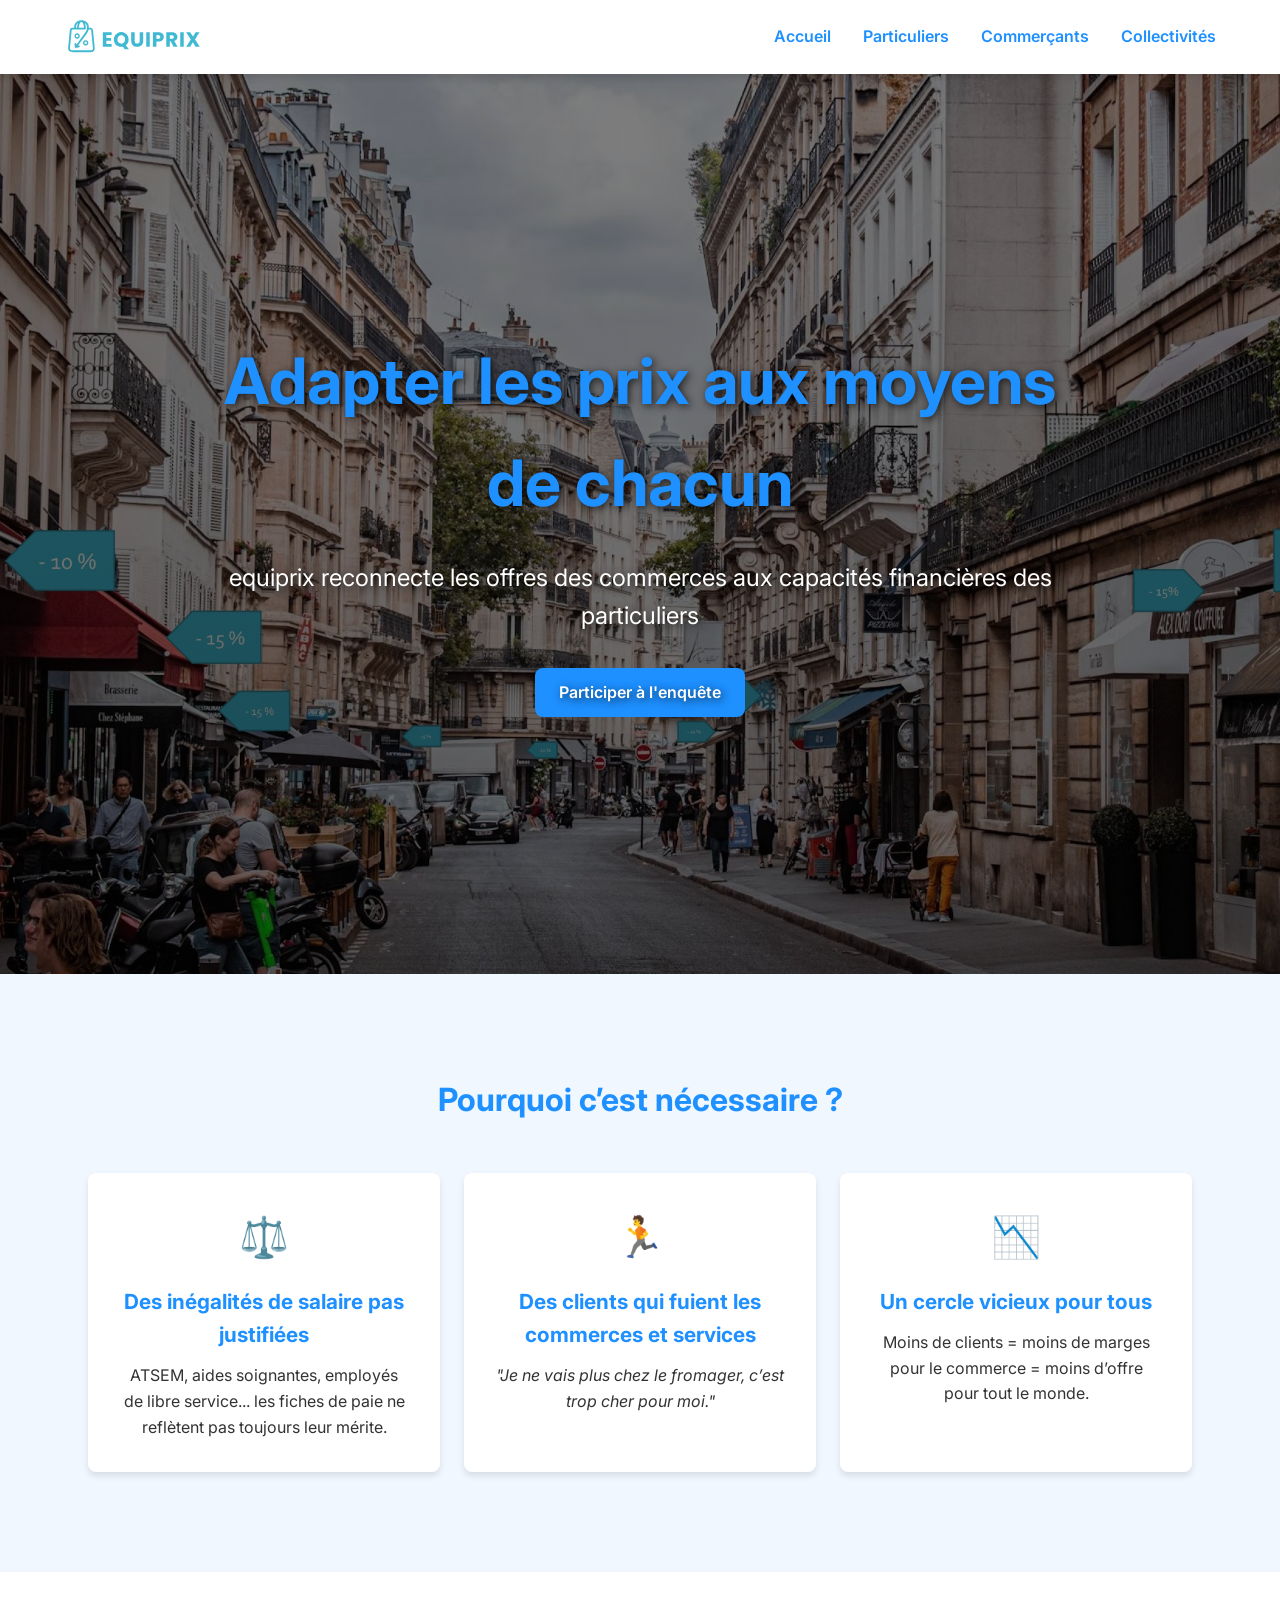
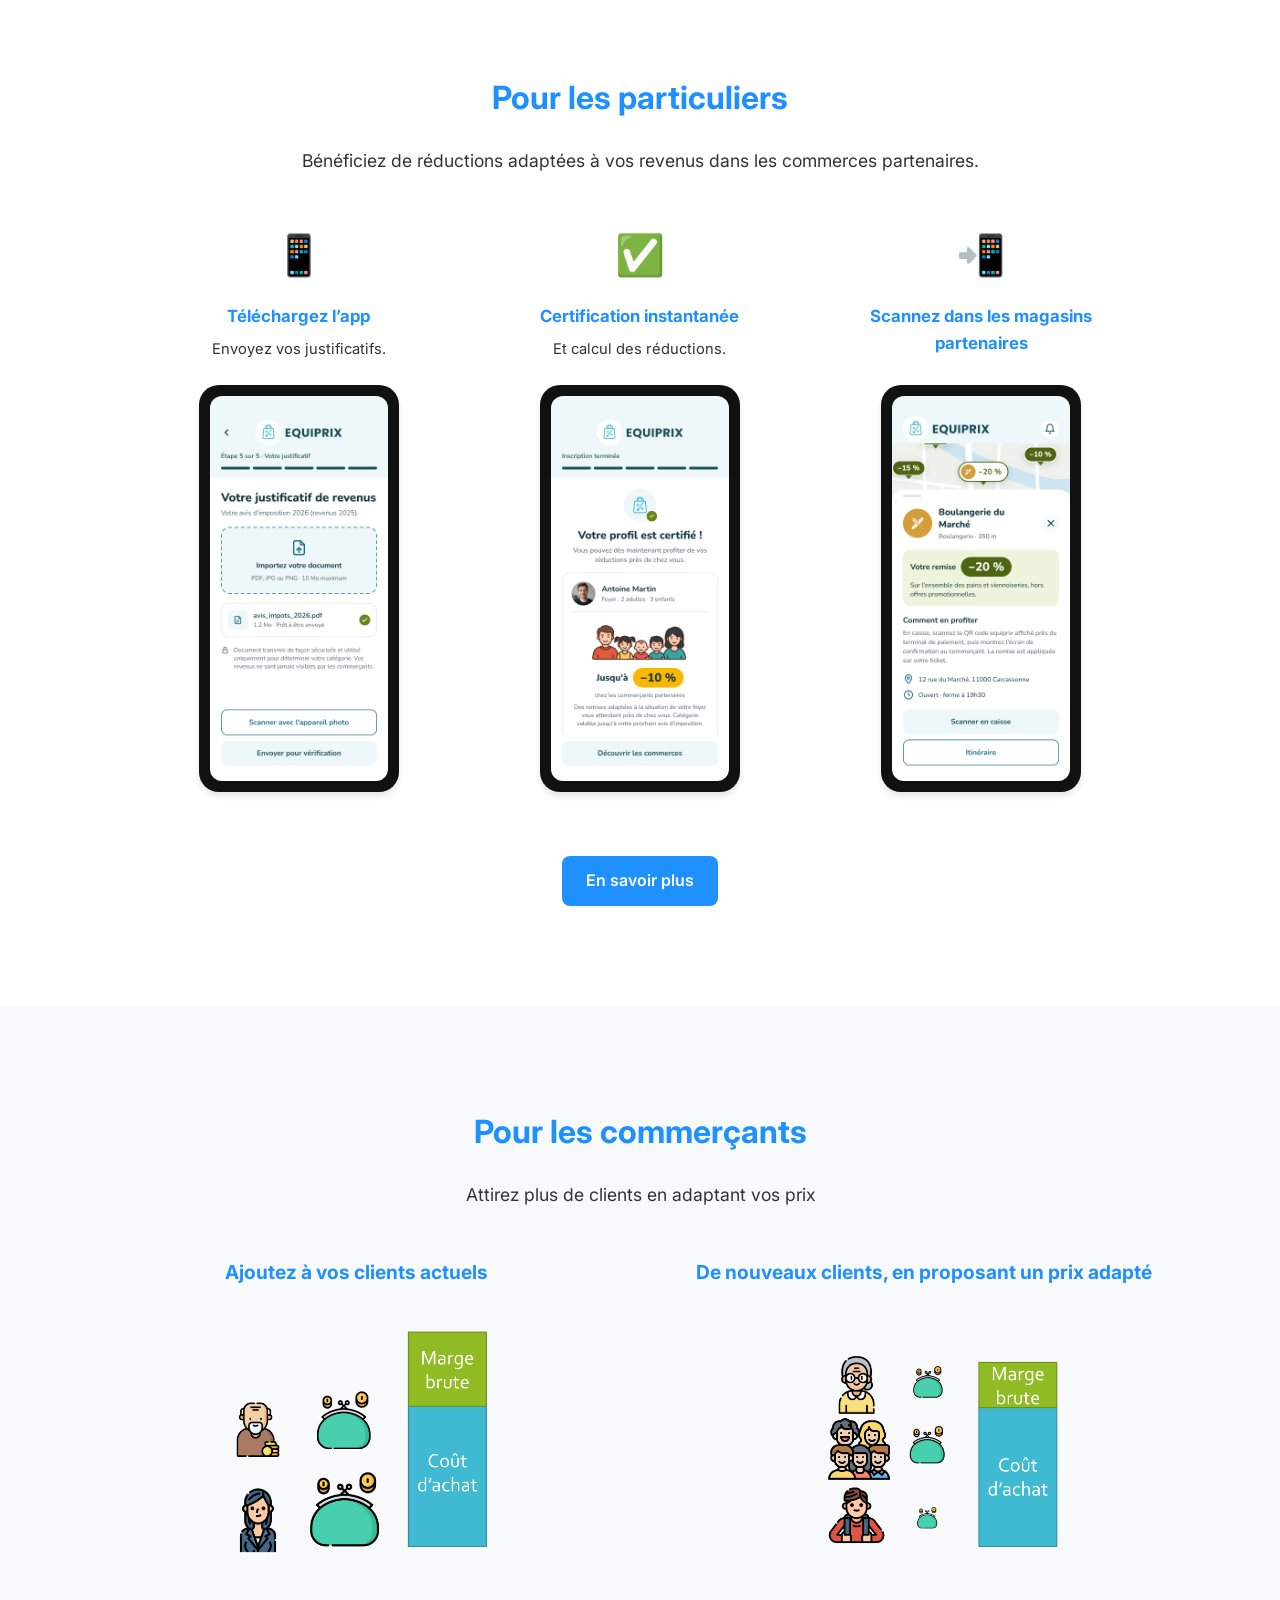
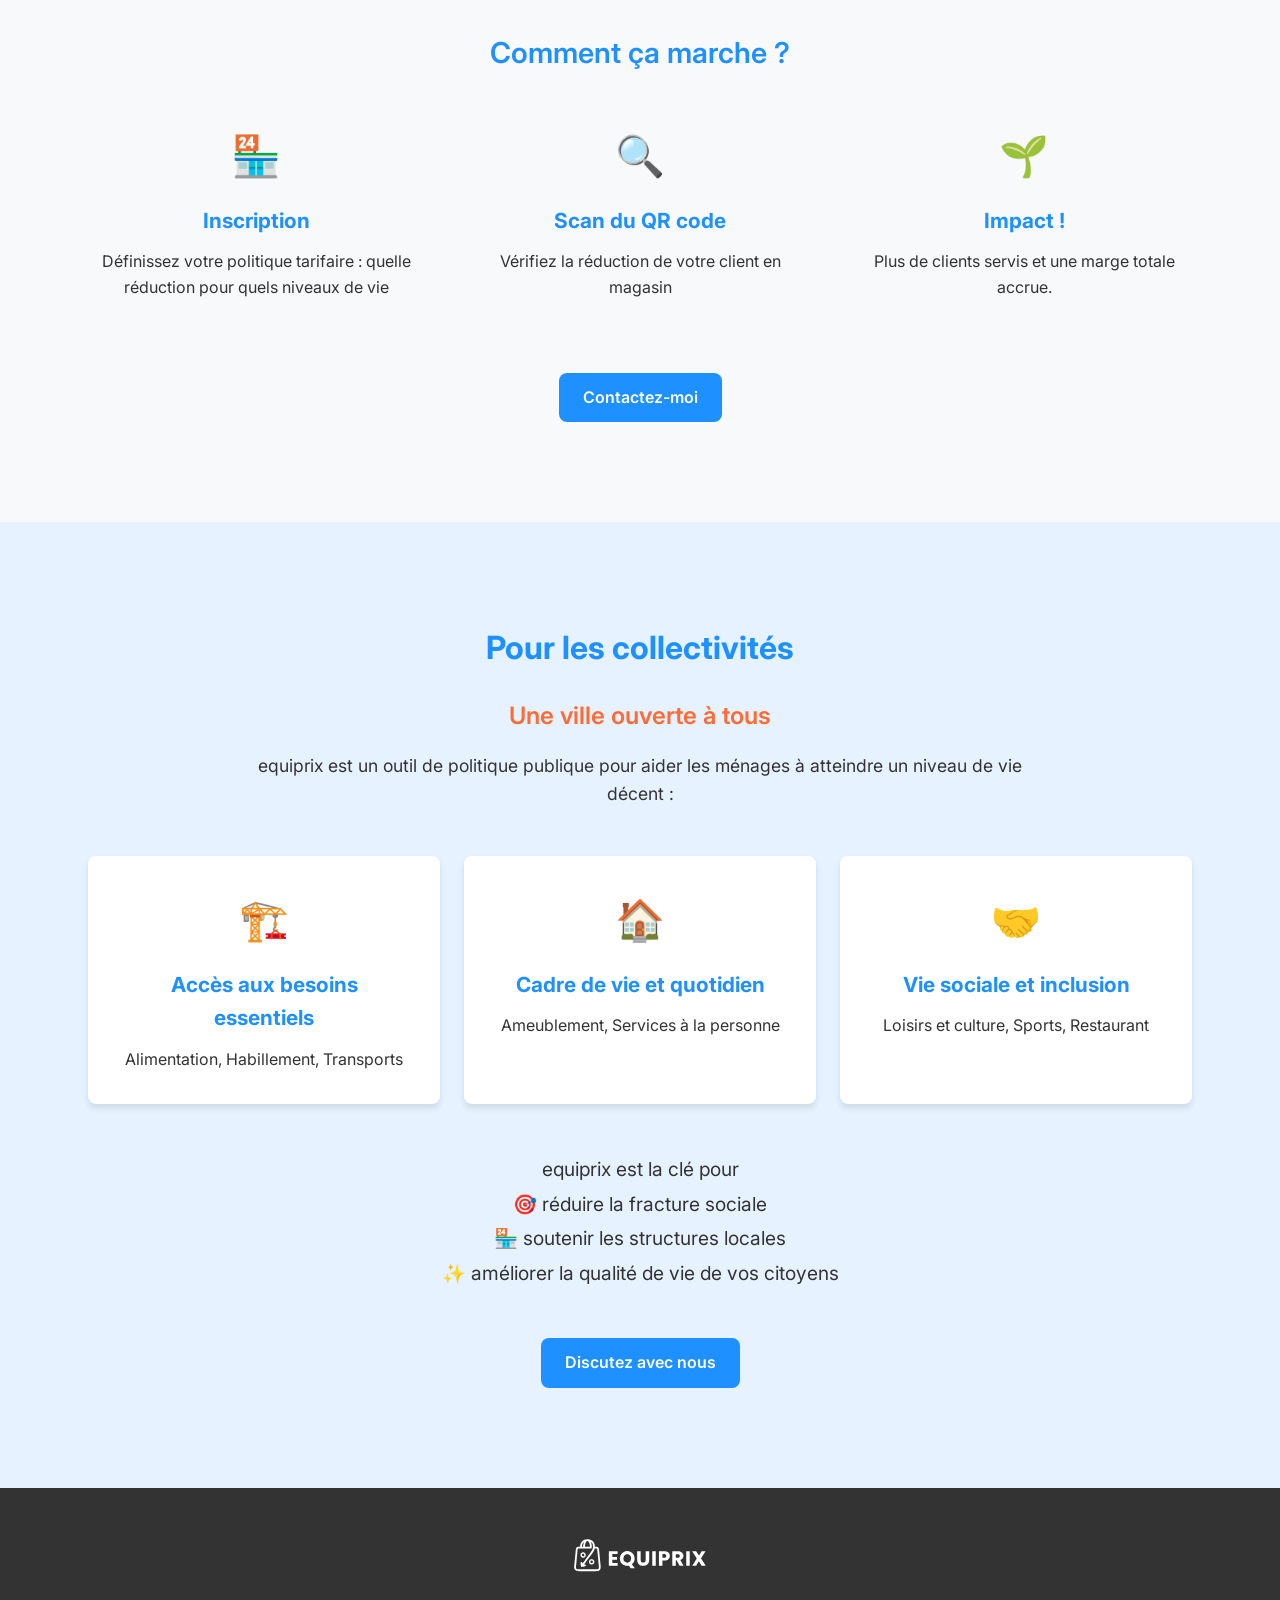
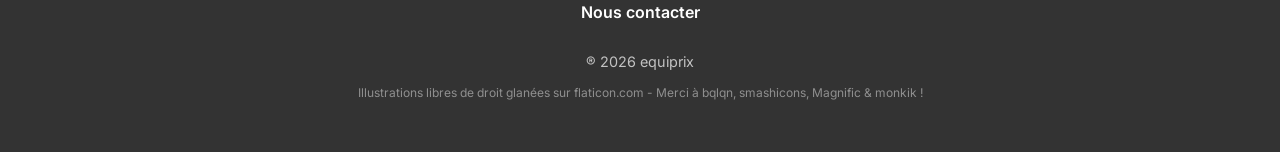
<file: index.html>
<!DOCTYPE html>
<html lang="fr">
<head>
    <meta charset="UTF-8">
    <meta name="viewport" content="width=device-width, initial-scale=1.0">
    <meta name="description" content="Reconnecter l’offre des commerçants à la capacité financière des particuliers">
    <meta property="og:image" content="https://equiprix.fr/images/OG_equiprix_adapter_les_tarifs_pour_les_commerces.jpg" />
    <title>equiprix | Adapter les prix aux moyens de chacun</title>
    <script defer src="https://cloud.umami.is/script.js" data-website-id="9e775384-e8e4-40e0-8134-9203e52e551f"></script>
    <!-- Favicon (placeholder) -->
    <link rel="shortcut icon" type="image/png" href="images/favico-equiprix-32px.png" />

    <!-- Google Fonts: Inter -->
    <link rel="preconnect" href="https://fonts.googleapis.com">
    <link rel="preconnect" href="https://fonts.gstatic.com" crossorigin>
    <link href="https://fonts.googleapis.com/css2?family=Inter:wght@400;600;700&display=swap" rel="stylesheet">
    
    <!-- CSS -->
    <link rel="stylesheet" href="style.css">
</head>
<body>
    <!-- Barre de navigation -->
    <nav class="navbar">
        <div class="nav-container">
            <a href="#hero" class="logo">
                <img src="images/logo-equiprix.svg" alt="Logo equiprix" class="logo-img">
            </a>
            
            <!-- Liens desktop -->
            <div class="nav-links">
                <a href="#hero">Accueil</a>
                <a href="/particuliers/">Particuliers</a>
                <a href="#commercants">Commerçants</a>
                <a href="#collectivites">Collectivités</a>
            </div>
            
            <!-- Menu hamburger mobile -->
            <button class="hamburger" aria-label="Menu">☰</button>
        </div>
        
        <!-- Sidebar mobile -->
        <div class="nav-sidebar">
            <a href="#hero">Accueil</a>
            <a href="/particuliers/">Particuliers</a>
            <a href="#commercants">Commerçants</a>
            <a href="#collectivites">Collectivités</a>
        </div>
    </nav>

    <!-- Section Hero -->
    <section id="hero" class="hero fade-in">
        <div class="hero-overlay"></div>
        <div class="hero-content">
            <h1>Adapter les prix aux moyens de chacun</h1>
            <p class="hero-subtitle">
                equiprix reconnecte les offres des commerces aux capacités financières des particuliers
            </p>
            <!-- <a href="#particuliers" class="btn-primary">Découvrir comment</a> -->
            <a href="https://eu.jotform.com/form/262104582721047" class="btn-primary" target="_blank">Participer à l'enquête</a>
        </div>
        <img src="images/hero-background.jpg" alt="Rue commerçante avec réductions" class="hero-bg">
    </section>

    <!-- Section Pourquoi equiprix -->
    <section id="pourquoi" class="section section-why fade-in">
        <div class="container">
            <h2 class="section-title">Pourquoi c’est nécessaire ?</h2>
            <div class="cards">
                <div class="card">
                    <div class="card-icon">⚖️</div>
                    <h3>Des inégalités de salaire pas justifiées</h3>
                    <p>ATSEM, aides soignantes, employés de libre service... les fiches de paie ne reflètent pas toujours leur mérite.</p>
                </div>
                <div class="card">
                    <div class="card-icon">🏃</div>
                    <h3>Des clients qui fuient les commerces et services</h3>
                    <p><em>"Je ne vais plus chez le fromager, c’est trop cher pour moi."</em></p>
                </div>
                <div class="card">
                    <div class="card-icon">📉</div>
                    <h3>Un cercle vicieux pour tous</h3>
                    <p>Moins de clients = moins de marges pour le commerce = moins d’offre pour tout le monde. </p>
                </div>
            </div>
        </div>
    </section>

    <!-- Section Particuliers -->
    <section id="particuliers" class="section section-particuliers fade-in">
        <div class="container">
            <h2 class="section-title">Pour les particuliers</h2>
            <p class="section-intro">Bénéficiez de réductions adaptées à vos revenus dans les commerces partenaires.</p>
            <div class="ccm-carousel">
            <!-- Pastilles au-dessus : visibles même si la maquette est haute (étape X sur 3) -->
            <div class="ccm-dots" role="group" aria-label="Aller à l’étape">
                <button type="button" class="ccm-dot actif" aria-label="Étape 1 sur 3 : Téléchargez l’app" aria-current="true"></button>
                <button type="button" class="ccm-dot" aria-label="Étape 2 sur 3 : Certification instantanée"></button>
                <button type="button" class="ccm-dot" aria-label="Étape 3 sur 3 : Scannez dans les magasins partenaires"></button>
            </div>
            <button type="button" class="ccm-arrow ccm-prev" aria-label="Étape précédente">‹</button>
            <div class="steps ccm-grid" id="etapes-app" aria-roledescription="carrousel" aria-label="Les 3 étapes de l’application, faites défiler sur le côté">
                <div class="step ccm-etape">
                    <div class="step-icon">📱</div>
                    <h3>Téléchargez l’app</h3>
                    <p>Envoyez vos justificatifs.</p>
                    <div class="ccm-phone"><img src="images/app-particulier-1.jpg" alt="Maquette application - Téléchargement" class="maquette-image"></div>
                </div>
                <div class="step ccm-etape">
                    <div class="step-icon">✅</div>
                    <h3>Certification instantanée</h3>
                    <p>Et calcul des réductions.</p>
                    <div class="ccm-phone"><img src="images/app-particulier-2.jpg" alt="Maquette application - Certification" class="maquette-image"></div>
                </div>
                <div class="step ccm-etape">
                    <div class="step-icon">📲</div>
                    <h3>Scannez dans les magasins partenaires</h3>
                    <div class="ccm-phone"><img src="images/app-particulier-3.jpg" alt="Maquette application - Scan" class="maquette-image"></div>
                </div>
            </div>
            <button type="button" class="ccm-arrow ccm-next" aria-label="Étape suivante">›</button>
            </div>
            
            <div class="section-cta">
                <a href="/particuliers/" class="btn-primary">En savoir plus</a>
            </div>
        </div>
    </section>

    <!-- Section Commerçants -->
    <section id="commercants" class="section section-commercants fade-in">
        <div class="container">
            <h2 class="section-title">Pour les commerçants</h2>
            <p class="section-intro">Attirez plus de clients en adaptant vos prix</p>
            
            <div class="commercants-intro" >
                <div class="commercants-item">
                    <h4>Ajoutez à vos clients actuels</h4>
                    <img src="images/clients_existants.png" alt="Clients existants" class="maquette-image">
                </div>
                <div class="commercants-item">
                    <h4>De nouveaux clients, en proposant un prix adapté</h4>
                    <img src="images/nouveaux_clients.png" alt="Nouveaux clients" class="maquette-image">
                </div>
            </div>
            
            <h3 class="subsection-title">Comment ça marche ?</h3>
            <div class="steps">
                <div class="step">
                    <div class="step-icon">🏪</div>
                    <h3>Inscription</h3>
                    <p>Définissez votre politique tarifaire : quelle réduction pour quels niveaux de vie</p>
                </div>
                <div class="step">
                    <div class="step-icon">🔍</div>
                    <h3>Scan du QR code</h3>
                    <p>Vérifiez la réduction de votre client en magasin</p>
                </div>
                <div class="step">
                    <div class="step-icon">🌱</div>
                    <h3>Impact !</h3>
                    <p>Plus de clients servis et une marge totale accrue.</p>
                </div>
            </div>
            
            <div class="section-cta">
                <a href="https://c1b33ef6.sibforms.com/v2/serve/[base64]" 
                   class="btn-primary" target="_blank" rel="noopener noreferrer">
                    Contactez-moi
                </a>
            </div>
        </div>
    </section>

    <!-- Section Collectivités -->
    <section id="collectivites" class="section section-collectivites fade-in">
        <div class="container">
            <h2 class="section-title">Pour les collectivités</h2>
            <p class="section-slogan">Une ville ouverte à tous</p>
            <p class="section-intro">
                equiprix est un outil de politique publique pour aider les ménages à atteindre un niveau de vie décent :
            </p>
            
            <div class="piliers">
                <div class="pilier">
                    <div class="pilier-icon">🏗️</div>
                    <h3>Accès aux besoins essentiels</h3>
                    <p>Alimentation, Habillement, Transports</p>
                </div>
                <div class="pilier">
                    <div class="pilier-icon">🏠</div>
                    <h3>Cadre de vie et quotidien</h3>
                    <p>Ameublement, Services à la personne</p>
                </div>
                <div class="pilier">
                    <div class="pilier-icon">🤝</div>
                    <h3>Vie sociale et inclusion</h3>
                    <p>Loisirs et culture, Sports, Restaurant</p>
                </div>
            </div>
            
            <div class="benefices">
                <p class="benefices-text">
                    equiprix est la clé pour
                    <br>🎯 réduire la fracture sociale
                    <br>🏪 soutenir les structures locales
                    <br>✨ améliorer la qualité de vie de vos citoyens
                </p>
            </div>
            
            <div class="section-cta">
                <a href="https://calendar.app.google/3XkuoRgNBXNM6AVt6" 
                   class="btn-primary" target="_blank" rel="noopener noreferrer">
                    Discutez avec nous
                </a>
            </div>
        </div>
    </section>

    <!-- Footer -->
    <footer class="footer">
        <div class="container">
            <div class="footer-content">
                <div class="footer-logo">
                    <img src="images/logo-equiprix.svg" alt="Logo equiprix" class="logo-img">
                </div>
                <div class="footer-links">
                    <a href="mailto:contact@equiprix.fr" class="footer-link">Nous contacter</a>
                </div>

                <p class="copyright">&reg; 2026 equiprix</p>
                <p class="footer-mentions">Illustrations libres de droit glanées sur flaticon.com - Merci à bqlqn, smashicons, Magnific &amp; monkik !</p>
            </div>
        </div>
    </footer>

    <!-- JavaScript -->
    <script src="js/carrousel.js"></script>
    <script>
        // Menu mobile
        document.querySelector(".hamburger").addEventListener("click", function() {
            document.querySelector(".nav-sidebar").classList.toggle("open");
        });

        // Fermer le menu mobile en cliquant sur un lien
        document.querySelectorAll(".nav-sidebar a").forEach(link => {
            link.addEventListener("click", function() {
                document.querySelector(".nav-sidebar").classList.remove("open");
            });
        });

        // Fade-in au scroll
        const observer = new IntersectionObserver((entries) => {
            entries.forEach(entry => {
                if (entry.isIntersecting) {
                    entry.target.classList.add("visible");
                }
            });
        }, {
            threshold: 0.1
        });

        document.querySelectorAll(".fade-in").forEach(el => observer.observe(el));
    </script>
</body>
</html>
</file>
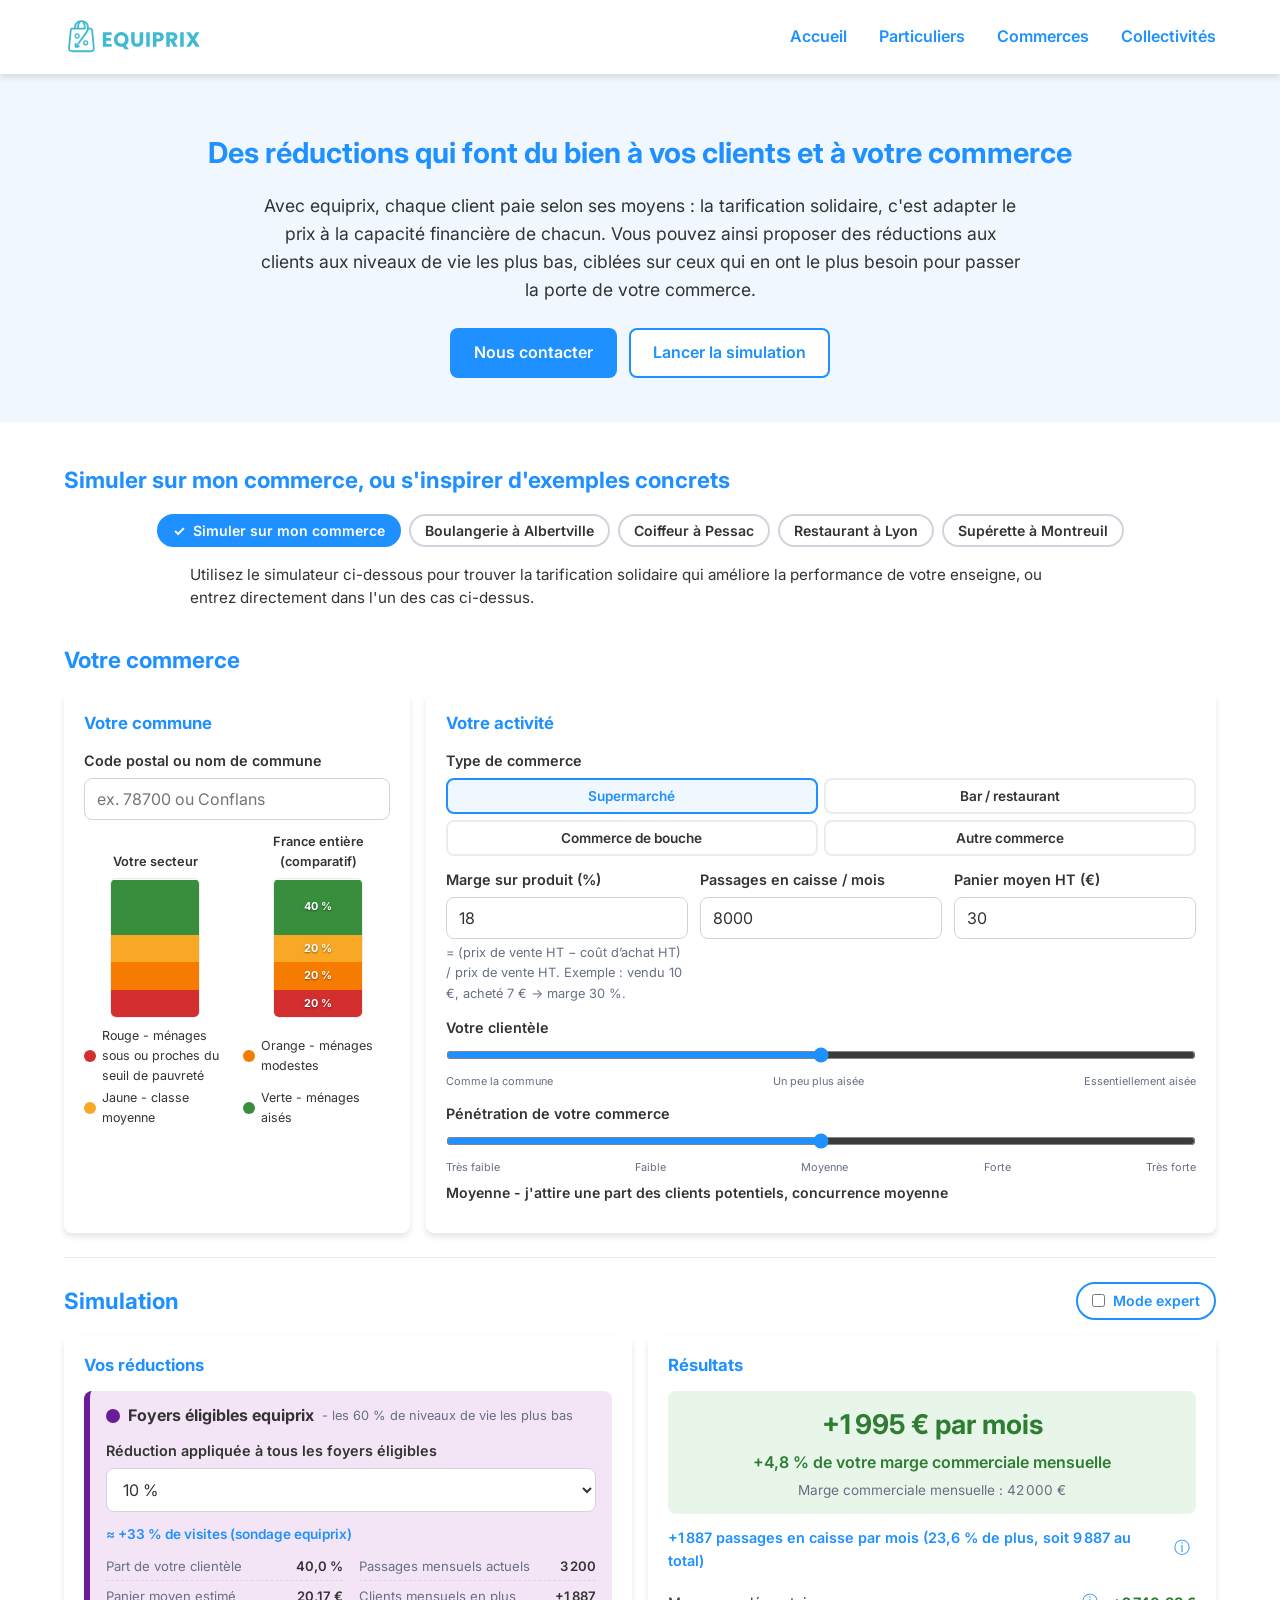
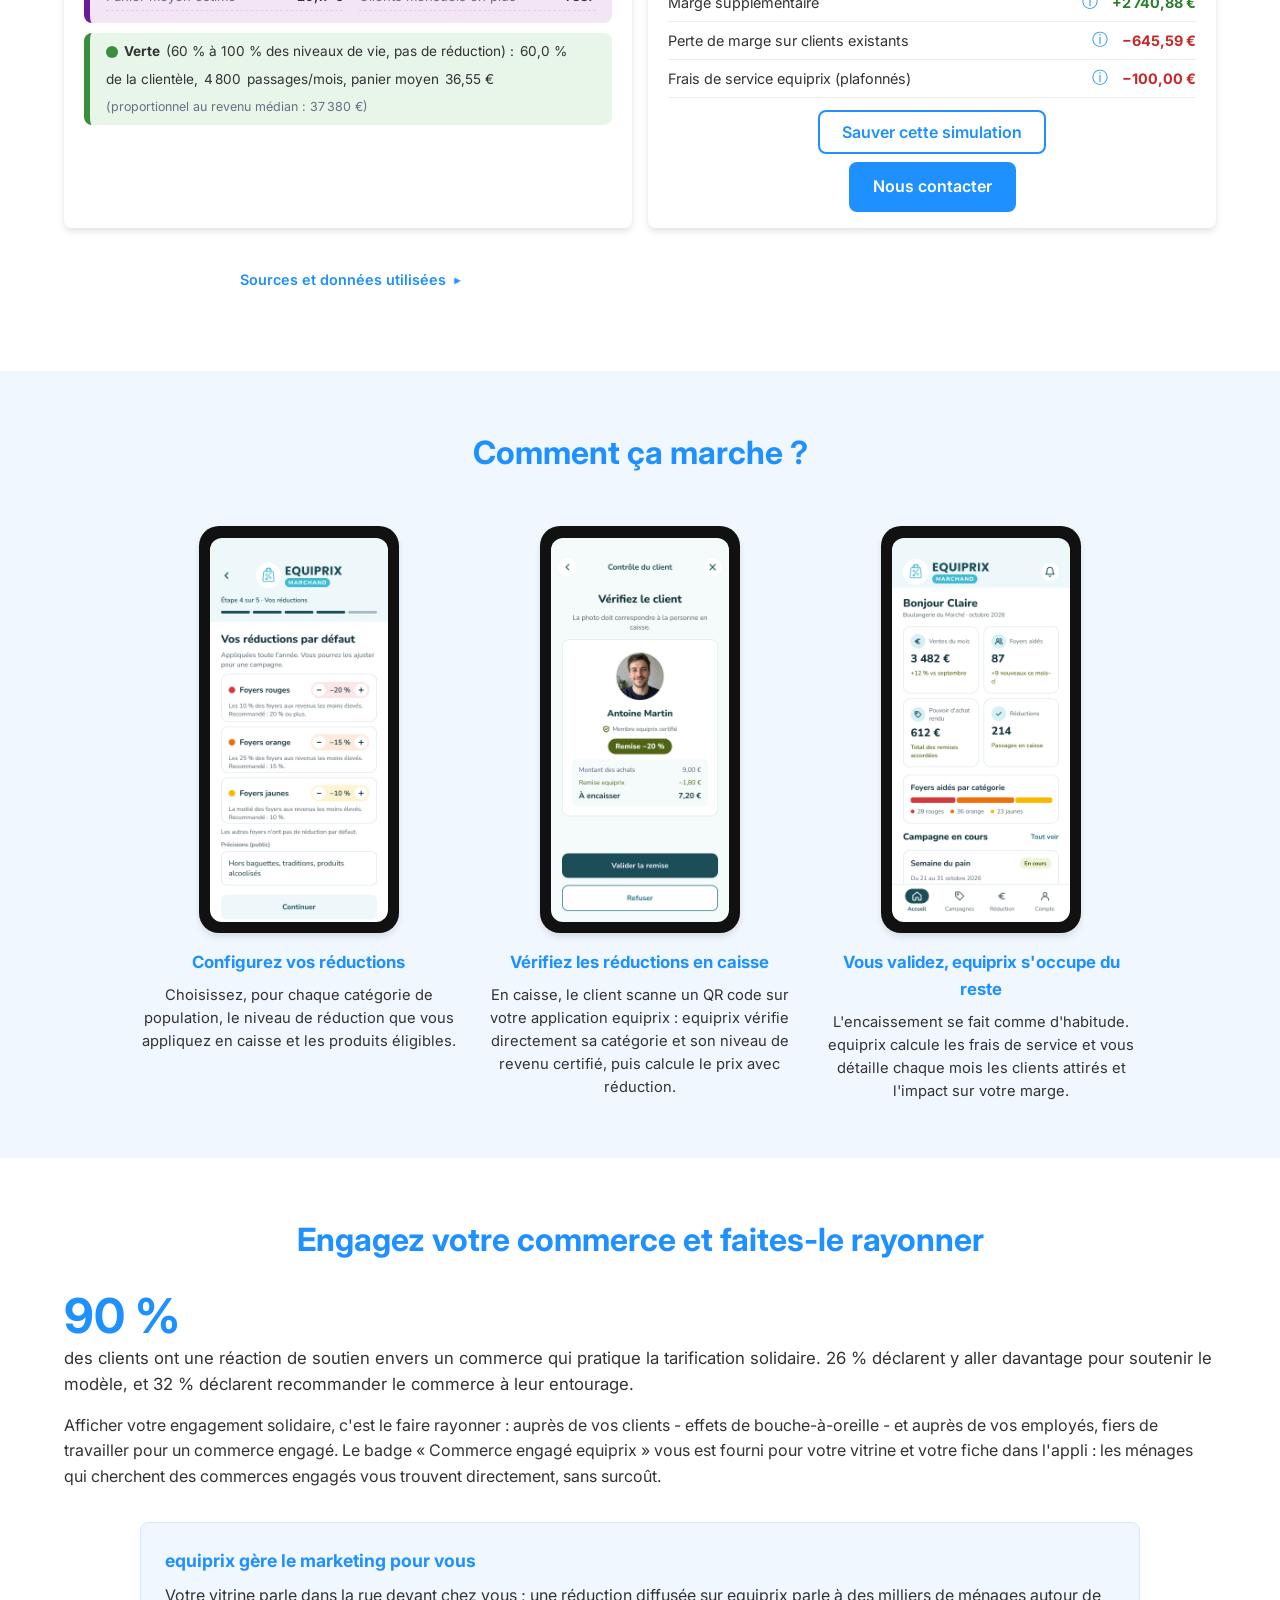
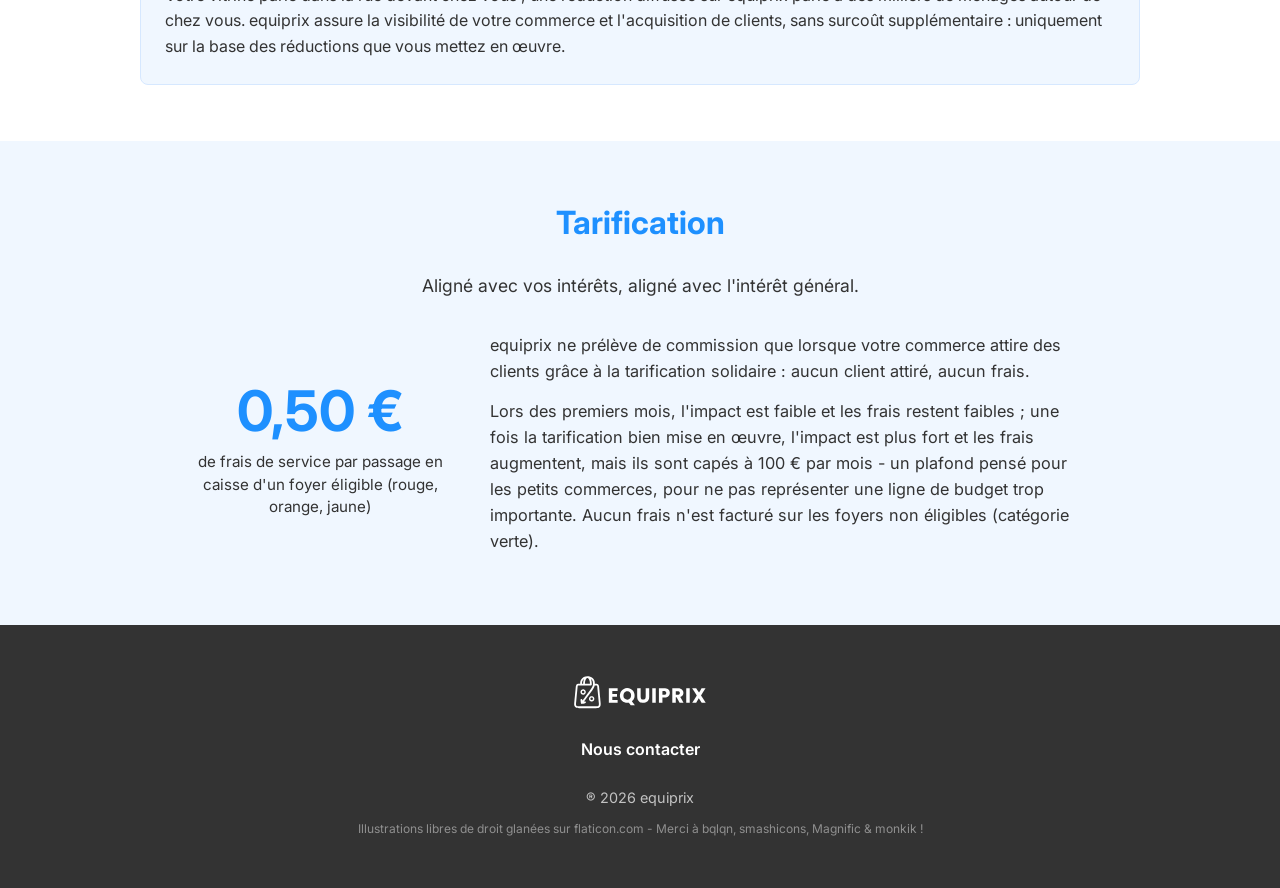
<file: commerces/index.html>
<!DOCTYPE html>
<html lang="fr">
<head>
    <meta charset="UTF-8">
    <meta name="viewport" content="width=device-width, initial-scale=1.0">
    <meta name="description" content="Des réductions qui font du bien à vos clients et à votre commerce : avec la tarification solidaire equiprix, estimez en quelques clics l'impact sur votre marge mensuelle (clients attirés, pertes, frais de service).">
    <meta property="og:image" content="https://equiprix.fr/images/OG_equiprix_adapter_les_tarifs_pour_les_commerces.jpg" />
    <title>equiprix, la tarification solidaire dans votre commerce</title>
    <script defer src="https://cloud.umami.is/script.js" data-website-id="9e775384-e8e4-40e0-8134-9203e52e551f"></script>
    <link rel="shortcut icon" type="image/png" href="../images/favico-equiprix-32px.png" />

    <!-- Google Fonts: Inter (cohérence avec le site) -->
    <link rel="preconnect" href="https://fonts.googleapis.com">
    <link rel="preconnect" href="https://fonts.gstatic.com" crossorigin>
    <link href="https://fonts.googleapis.com/css2?family=Inter:wght@400;600;700&display=swap" rel="stylesheet">

    <!-- CSS : style global du site + styles du simulateur -->
    <link rel="stylesheet" href="../style.css">
    <link rel="stylesheet" href="css/commerces.css">
</head>
<body>
    <!-- Barre de navigation (cohérente avec le site) -->
    <nav class="navbar">
        <div class="nav-container">
            <a href="../" class="logo">
                <img src="../images/logo-equiprix.svg" alt="Logo equiprix" class="logo-img">
            </a>
            <div class="nav-links">
                <a href="../">Accueil</a>
                <a href="/particuliers/">Particuliers</a>
                <a href="/commerces/">Commerces</a>
                <a href="../#collectivites">Collectivités</a>
            </div>
            <button class="hamburger" aria-label="Menu">☰</button>
        </div>
        <div class="nav-sidebar">
            <a href="../">Accueil</a>
            <a href="/particuliers/">Particuliers</a>
            <a href="/commerces/">Commerces</a>
            <a href="../#collectivites">Collectivités</a>
        </div>
    </nav>

    <!-- En-tête : proposition de valeur -->
    <header class="sim-hero">
        <div class="sim-container">
            <h1 class="sim-title">Des réductions qui font du bien à vos clients et à votre commerce</h1>
            <p class="sim-hero-sous-titre" id="hero-sous-titre">Avec equiprix, chaque client paie selon ses moyens : la tarification solidaire, c'est adapter le prix à la capacité financière de chacun. Vous pouvez ainsi proposer des réductions aux clients aux niveaux de vie les plus bas, ciblées sur ceux qui en ont le plus besoin pour passer la porte de votre commerce.</p>
            <div class="sim-hero-cta">
                <a class="btn-primary" href="https://c1b33ef6.sibforms.com/v2/serve/[base64]" target="_blank" rel="noopener noreferrer">Nous contacter</a>
                <a class="btn-secondaire" href="#simulateur">Lancer la simulation</a>
            </div>
        </div>
    </header>

    <main>

        <!-- ================= SIMULATEUR ================= -->
        <section class="page-section sim-bloc-simulateur" id="simulateur" aria-labelledby="titre-simulateur">
            <div class="sim-container">
            <h2 class="sim-section-titre" id="titre-simulateur">Simuler sur mon commerce, ou s'inspirer d'exemples concrets</h2>

            <!-- Carrousel de scénarios (use cases alimentés par data/commerces.json) -->
            <div class="sim-scenarios-liste" id="scenarios-liste" role="radiogroup" aria-label="Scénarios de simulation"></div>

            <!-- Paragraphe narratif (défaut ou usecase) + illustration éventuelle -->
            <div class="sim-narratif-bloc">
                <p class="sim-narratif" id="narratif"></p>
                <img class="sim-narratif-image" id="narratif-image" alt="" hidden>
            </div>

        <!-- ================= SECTION HAUTE : VOTRE COMMERCE (hypothèses statiques) ================= -->
        <section class="sim-section-haute" aria-labelledby="titre-commerce">
            <h2 class="sim-section-titre" id="titre-commerce">Votre commerce</h2>

            <div class="sim-deux-colonnes sim-deux-colonnes-30-70">
                <!-- Sous-section : commune -->
                <div class="sim-zone" aria-labelledby="titre-commune">
                    <h3 class="sim-zone-titre" id="titre-commune">Votre commune</h3>

                    <div class="sim-field" style="position: relative;">
                        <label class="sim-label" for="cp-input">Code postal ou nom de commune</label>
                        <input type="text" id="cp-input" class="sim-input" inputmode="numeric"
                               placeholder="ex. 78700 ou Conflans"
                               autocomplete="off" role="combobox" aria-expanded="false"
                               aria-controls="cp-liste" aria-autocomplete="list">
                        <ul class="sim-autocomplete" id="cp-liste" role="listbox" hidden></ul>
                    </div>

                    <div id="cp-selectionne" hidden>
                        <p class="sim-cp-nom" id="cp-nom"></p>
                        <p class="sim-cp-detail" id="cp-detail"></p>
                    </div>

                    <!-- CP sans données Filosofi -->
                    <div class="sim-warning" id="cp-indisponible" hidden>
                        <strong>Données indisponibles pour ce secteur.</strong>
                        Essayez un code postal voisin - ou laissez-nous calculer avec la moyenne française
                        (composition France entière ci-dessous).
                    </div>

                    <div id="cp-infos">
                        <!-- Deux barres verticales côte à côte : secteur à gauche, France (comparatif) à droite -->
                        <div class="sim-barres-cote-a-cote">
                            <div class="sim-barre-verticale-bloc">
                                <p class="sim-barre-titre" id="titre-secteur">Votre secteur</p>
                                <div class="sim-barre-verticale" id="barre-population" role="img" aria-label="Répartition de la population de votre secteur par catégorie equiprix">
                                    <div class="sim-seg-v sim-seg-v-rouge" style="height:20%"><span class="sim-seg-val" aria-hidden="true"></span></div>
                                    <div class="sim-seg-v sim-seg-v-orange" style="height:20%"><span class="sim-seg-val" aria-hidden="true"></span></div>
                                    <div class="sim-seg-v sim-seg-v-jaune" style="height:20%"><span class="sim-seg-val" aria-hidden="true"></span></div>
                                    <div class="sim-seg-v sim-seg-v-verte" style="height:40%"><span class="sim-seg-val" aria-hidden="true"></span></div>
                                </div>
                            </div>
                            <div class="sim-barre-verticale-bloc">
                                <p class="sim-barre-titre" id="titre-france">France entière (comparatif)</p>
                                <div class="sim-barre-verticale" id="barre-france" role="img" aria-label="Répartition de la population française par catégorie equiprix">
                                    <div class="sim-seg-v sim-seg-v-rouge" style="height:20%"><span class="sim-seg-val" aria-hidden="true"></span></div>
                                    <div class="sim-seg-v sim-seg-v-orange" style="height:20%"><span class="sim-seg-val" aria-hidden="true"></span></div>
                                    <div class="sim-seg-v sim-seg-v-jaune" style="height:20%"><span class="sim-seg-val" aria-hidden="true"></span></div>
                                    <div class="sim-seg-v sim-seg-v-verte" style="height:40%"><span class="sim-seg-val" aria-hidden="true"></span></div>
                                </div>
                            </div>
                        </div>
                        <ul class="sim-legend sim-legend-4col">
                            <li><span class="sim-dot sim-dot-rouge" aria-hidden="true"></span><span id="leg-rouge">Rouge</span></li>
                            <li><span class="sim-dot sim-dot-orange" aria-hidden="true"></span><span id="leg-orange">Orange</span></li>
                            <li><span class="sim-dot sim-dot-jaune" aria-hidden="true"></span><span id="leg-jaune">Jaune</span></li>
                            <li><span class="sim-dot sim-dot-verte" aria-hidden="true"></span><span id="leg-verte">Verte</span></li>
                        </ul>
                    </div>
                </div>

                <!-- Sous-section : activité -->
                <div class="sim-zone" aria-labelledby="titre-activite">
                    <h3 class="sim-zone-titre" id="titre-activite">Votre activité</h3>

                    <div class="sim-field">
                        <span class="sim-label" id="label-type">Type de commerce</span>
                        <div class="sim-cartes-type" id="cartes-type" role="radiogroup" aria-labelledby="label-type"></div>
                        <p class="sim-help" id="estimation-note" hidden>Valeur estimée - modifiable ci-dessous.</p>
                    </div>

                    <div class="sim-grid-3">
                        <div class="sim-field">
                            <label class="sim-label" for="marge" id="label-marge">Marge commerciale (%)</label>
                            <input type="number" id="marge" class="sim-input" min="0" max="100" step="1" inputmode="decimal">
                            <p class="sim-help" id="aide-marge"></p>
                        </div>
                        <div class="sim-field">
                            <label class="sim-label" for="passages">Passages en caisse / mois</label>
                            <input type="number" id="passages" class="sim-input" min="0" step="10" inputmode="numeric">
                        </div>
                        <div class="sim-field">
                            <label class="sim-label" for="panier">Panier moyen HT (€)</label>
                            <input type="number" id="panier" class="sim-input" min="0" step="1" inputmode="decimal">
                        </div>
                    </div>

                    <div class="sim-field">
                        <label class="sim-label" for="profil">Votre clientèle</label>
                        <input type="range" id="profil" class="sim-slider" min="0" max="2" step="1" value="1">
                        <div class="sim-jauge-reperes" id="profil-reperes" aria-hidden="true"></div>
                    </div>                            

                    <div class="sim-field">
                        <label class="sim-label" for="attractivite">Pénétration de votre commerce</label>
                        <input type="range" id="attractivite" class="sim-slider" min="0" max="4" step="1" value="2">
                        <div class="sim-jauge-reperes" id="attractivite-reperes" aria-hidden="true"></div>
                        <p class="sim-attractivite-nom" id="attractivite-nom"></p>                       
                    </div>
                </div>
            </div>
        </section>

        <!-- ================= SECTION BASSE : SIMULATION ================= -->
        <section class="sim-section-basse" aria-labelledby="titre-simulation">
            <div class="sim-section-basse-entete">
                <h2 class="sim-section-titre" id="titre-simulation">Simulation</h2>
                <div class="sim-entete-actions">
                    <span class="sim-badge-modifie" id="badge-modifie" hidden>paramètres modifiés</span>
                    <button type="button" class="sim-btn-reset" id="btn-reset-usecase" hidden>
                        Réinitialiser le scénario
                    </button>
                    <label class="sim-toggle-expert">
                        <input type="checkbox" id="toggle-expert">
                        Mode expert
                    </label>
                </div>
            </div>

            <div class="sim-deux-colonnes">
                <!-- Sous-section : vos réductions -->
                <div class="sim-zone" aria-labelledby="titre-reductions">
                    <h3 class="sim-zone-titre" id="titre-reductions">Vos réductions</h3>

                    <!-- Mode non expert : super-catégorie « foyers éligibles » -->
                    <div class="sim-couloirs" id="couloir-eligibles">
                        <div class="sim-couloir sim-couloir-eligibles">
                            <p class="sim-couloir-titre">
                                <span class="sim-couloir-dot sim-dot-eligibles" aria-hidden="true"></span>
                                Foyers éligibles equiprix
                                <span class="sim-couloir-plage">- les 60&nbsp;% de niveaux de vie les plus bas</span>
                            </p>
                            <div class="sim-field">
                                <label class="sim-label" for="red-eligibles">Réduction appliquée à tous les foyers éligibles</label>
                                <select id="red-eligibles" class="sim-select"></select>
                            </div>
                            <p class="sim-uplift" id="uplift-eligibles"></p>
                            <dl class="sim-couloir-infos">
                                <div><dt>Part de votre clientèle</dt><dd id="info-part-eligibles">-</dd></div>
                                <div><dt>Passages mensuels actuels</dt><dd id="info-passages-eligibles">-</dd></div>
                                <div><dt>Panier moyen estimé</dt><dd id="info-panier-eligibles">-</dd></div>
                                <div><dt>Clients mensuels en plus</dt><dd id="info-clients-eligibles">-</dd></div>
                            </dl>
                        </div>
                    </div>

                    <!-- Mode expert : couloirs par catégorie -->
                    <div class="sim-couloirs" id="couloirs-expert" hidden>
                        <!-- Couloirs rouge / orange / jaune injectés en JS -->
                    </div>

                    <!-- Catégorie verte : toujours visible, condensée sur une ligne -->
                    <p class="sim-couloir-verte-ligne" id="couloir-verte">
                        <span class="sim-dot sim-dot-verte" aria-hidden="true"></span>
                        <strong>Verte</strong> (60&nbsp;% à 100&nbsp;% des niveaux de vie, pas de réduction)&nbsp;:
                        <span id="info-part-verte">-</span> de la clientèle,
                        <span id="info-passages-verte">-</span> passages/mois,
                        panier moyen <span id="info-panier-verte">-</span>
                        <span class="sim-help-inline">(proportionnel au revenu médian&nbsp;: <span id="rev-verte"></span>)</span>
                    </p>
                </div>

                <!-- Sous-section : résultats -->
                <div class="sim-zone sim-zone-resultats" aria-labelledby="titre-resultats">
                    <h3 class="sim-zone-titre" id="titre-resultats">Résultats</h3>

                    <div class="sim-hero-resultat neutre" id="hero-resultat">
                        <p class="sim-hero-chiffre" id="impact-net">-</p>
                        <p class="sim-hero-ratio" id="impact-ratio" hidden></p>
                        <p class="sim-hero-ref" id="marge-ref"></p>
                    </div>

                    <!-- Passages en plus -->
                    <p class="sim-passages-plus">
                        <span id="passages-plus"></span>
                        <button type="button" class="sim-info-btn" data-info="passages" aria-label="En savoir plus sur les passages supplémentaires">ⓘ</button>
                    </p>

                    <!-- Récapitulatif 3 lignes -->
                    <ul class="sim-recap">
                        <li>
                            <span>Marge supplémentaire</span>
                            <button type="button" class="sim-info-btn" data-info="marges" aria-label="Formule de la marge supplémentaire">ⓘ</button>
                            <span class="sim-recap-valeur" id="recap-marges">-</span>
                        </li>
                        <li>
                            <span>Perte de marge sur clients existants</span>
                            <button type="button" class="sim-info-btn" data-info="pertes" aria-label="Formule de la perte de marge">ⓘ</button>
                            <span class="sim-recap-valeur" id="recap-pertes">-</span>
                        </li>
                        <li>
                            <span>Frais de service equiprix <span id="frais-mention"></span></span>
                            <button type="button" class="sim-info-btn" data-info="frais" aria-label="Formule des frais de service">ⓘ</button>
                            <span class="sim-recap-valeur" id="recap-frais">-</span>
                        </li>
                    </ul>

                    <!-- Détail par catégorie : visible directement en mode expert -->
                    <div class="sim-detail-categories" id="detail-categories" hidden>
                        <table class="sim-table">
                            <caption class="sr-only">Détail par catégorie equiprix</caption>
                            <thead>
                                <tr><th>Catégorie</th><th>Marge suppl.</th><th>Perte</th><th>Frais</th></tr>
                            </thead>
                            <tbody id="detail-categories-body"></tbody>
                        </table>
                    </div>

                    <!-- Suggestion contextuelle -->
                    <p class="sim-suggestion" id="suggestion" hidden></p>

                    <!-- Actions -->
                    <div class="sim-actions">
                        <button type="button" class="btn-secondaire" id="btn-sauver">Sauver cette simulation</button>
                        <p class="sim-sauvegarde-ok" id="sauvegarde-ok" hidden>Lien copié - gardez-le pour retrouver votre simulation.</p>
                        <a class="btn-primary" id="btn-contact" href="https://c1b33ef6.sibforms.com/v2/serve/[base64]" target="_blank" rel="noopener noreferrer">Nous contacter</a>
                    </div>
                </div>
            </div>
        </section>

        <!-- Sources : petit bloc replié à l'intérieur du simulateur (pas de titre H2) -->
        <details class="sim-sources-details" id="bloc-sources">
            <summary>Sources et données utilisées <span class="sim-sources-fleche" aria-hidden="true">▾</span></summary>
            <ul class="sim-sources">
                <li>Répartition des populations communales par niveau de vie&nbsp;: Insee, Filosofi 2021 (publication 2024) - <a href="https://www.insee.fr/fr/metadonnees/source/operation/s2146/presentation" target="_blank" rel="noopener noreferrer">https://www.insee.fr/fr/metadonnees/source/operation/s2146/presentation</a></li>
                <li>Revenu disponible des diverses catégories&nbsp;: Insee, Filosofi 2023 (publication 2026) - <a href="https://www.insee.fr/fr/metadonnees/source/operation/s2286/presentation" target="_blank" rel="noopener noreferrer">https://www.insee.fr/fr/metadonnees/source/operation/s2286/presentation</a></li>
                <li id="source-sondage"></li>
            </ul>
            <p class="sim-note">Résultats estimatifs à visée pédagogique, basés sur les hypothèses affichées en mode expert.</p>
        </details>
            </div>
        </section><!-- /#simulateur -->

        <!-- ================= COMMENT ÇA MARCHE ================= -->
        <section class="page-section" id="comment-ca-marche" aria-labelledby="titre-ccm">
            <div class="sim-container">
            <h2 class="section-title" id="titre-ccm">Comment ça marche ?</h2>
            <div class="ccm-carousel">
            <!-- Pastilles AU-DESSUS : visibles même si la maquette est haute (étape X sur 3) -->
            <div class="ccm-dots" role="group" aria-label="Aller à l'étape">
                <button type="button" class="ccm-dot actif" data-cible="0" aria-label="Étape 1 sur 3 : Configurez vos réductions" aria-current="true"></button>
                <button type="button" class="ccm-dot" data-cible="1" aria-label="Étape 2 sur 3 : Vérifiez les réductions en caisse"></button>
                <button type="button" class="ccm-dot" data-cible="2" aria-label="Étape 3 sur 3 : Vous validez, equiprix s'occupe du reste"></button>
            </div>
            <button type="button" class="ccm-arrow ccm-prev" aria-label="Étape précédente">‹</button>
            <div class="ccm-grid" id="ccm-etapes" aria-roledescription="carrousel" aria-label="Les 3 étapes, faites défiler sur le côté">
                <article class="ccm-etape">
                    <div class="ccm-phone"><img id="ccm-img-0" src="images/app-commercant-1.jpg" alt="Maquette de l'appli equiprix : écran de configuration des réductions par catégorie de population, avec produits éligibles" loading="lazy"></div>
                    <h3 id="ccm-titre-0">Configurez vos réductions</h3>
                    <p id="ccm-texte-0">Choisissez, pour chaque catégorie de population, le niveau de réduction que vous appliquez en caisse et les produits éligibles.</p>
                </article>
                <article class="ccm-etape">
                    <div class="ccm-phone"><img id="ccm-img-1" src="images/app-commercant-2.jpg" alt="Maquette de l'appli equiprix : en caisse, le client scanne le QR code, equiprix vérifie sa catégorie et calcule le prix réduit" loading="lazy"></div>
                    <h3 id="ccm-titre-1">Vérifiez les réductions en caisse</h3>
                    <p id="ccm-texte-1">En caisse, le client scanne un QR code sur votre application equiprix : equiprix vérifie directement sa catégorie et son niveau de revenu certifié, puis calcule le prix avec réduction.</p>
                </article>
                <article class="ccm-etape">
                    <div class="ccm-phone"><img id="ccm-img-2" src="images/app-commercant-3.jpg" alt="Maquette de l'appli equiprix : validation de la vente et tableau de bord mensuel du commerçant" loading="lazy"></div>
                    <h3 id="ccm-titre-2">Vous validez, equiprix s'occupe du reste</h3>
                    <p id="ccm-texte-2">L'encaissement se fait comme d'habitude. equiprix calcule les frais de service et vous détaille chaque mois les clients attirés et l'impact sur votre marge.</p>
                </article>
            </div>
            <button type="button" class="ccm-arrow ccm-next" aria-label="Étape suivante">›</button>
            </div>
            </div>
        </section>

        <!-- ================= ENGAGEMENT ================= -->
        <section class="page-section page-engagement" id="engagement" aria-labelledby="titre-engagement">
            <div class="sim-container">
            <h2 class="section-title" id="titre-engagement">Engagez votre commerce et faites-le rayonner</h2>
            <div class="engagement-grid">
                <div class="engagement-texte">
                    <p class="engagement-stat"><strong id="engagement-stat">90&nbsp;%</strong> <span id="engagement-stat-legende">des clients ont une réaction de soutien envers un commerce qui pratique la tarification solidaire. 26&nbsp;% déclarent y aller davantage pour soutenir le modèle, et 32&nbsp;% déclarent recommander le commerce à leur entourage.</span></p>
                    <p id="engagement-texte">Afficher votre engagement solidaire, c'est le faire rayonner : auprès de vos clients - effets de bouche-à-oreille - et auprès de vos employés, fiers de travailler pour un commerce engagé. Le badge « Commerce engagé equiprix » vous est fourni pour votre vitrine et votre fiche dans l'appli : les ménages qui cherchent des commerces engagés vous trouvent directement, sans surcoût.</p>
                </div>
            </div>
            <div class="marketing-bloc">
                <h3 id="marketing-titre">equiprix gère le marketing pour vous</h3>
                <p id="marketing-texte">Votre vitrine parle dans la rue devant chez vous ; une réduction diffusée sur equiprix parle à des milliers de ménages autour de chez vous. equiprix assure la visibilité de votre commerce et l'acquisition de clients, sans surcoût supplémentaire : uniquement sur la base des réductions que vous mettez en œuvre.</p>
            </div>
            </div>
        </section>

        <!-- ================= TARIFICATION ================= -->
        <section class="page-section page-tarification" id="tarification" aria-labelledby="titre-tarification">
            <div class="sim-container">
            <h2 class="section-title" id="titre-tarification">Tarification</h2>
            <p class="section-intro" id="tar-alignement">Aligné avec vos intérêts, aligné avec l'intérêt général.</p>
            <div class="tar-grid">
                <div class="tar-kpi">
                    <strong id="tar-frais-par-passage">0,50&nbsp;€</strong>
                    <span id="tar-frais-legende">de frais de service par passage en caisse d'un foyer éligible (rouge, orange, jaune)</span>
                </div>
                <div class="tar-texte">
                    <p class="tar-ligne" id="tar-commission">equiprix ne prélève de commission que lorsque votre commerce attire des clients grâce à la tarification solidaire : aucun client attiré, aucun frais.</p>
                    <p class="tar-ligne" id="tar-frais">Lors des premiers mois, l'impact est faible et les frais restent faibles ; une fois la tarification bien mise en œuvre, l'impact est plus fort et les frais augmentent, mais ils sont capés à <span id="tar-cap-mensuel">100&nbsp;€</span> par mois - un plafond pensé pour les petits commerces, pour ne pas représenter une ligne de budget trop importante. Aucun frais n'est facturé sur les foyers non éligibles (catégorie verte).</p>
                </div>
            </div>
            </div>
        </section>
    </main>

    <!-- Footer (cohérent avec le site) -->
    <footer class="footer">
        <div class="container">
            <div class="footer-content">
                <div class="footer-logo">
                    <img src="../images/logo-equiprix.svg" alt="Logo equiprix" class="logo-img">
                </div>
                <div class="footer-links">
                    <a href="mailto:contact@equiprix.fr" class="footer-link">Nous contacter</a>
                </div>
                <p class="copyright">&reg; 2026 equiprix</p>
                <p class="footer-mentions">Illustrations libres de droit glanées sur flaticon.com - Merci à bqlqn, smashicons, Magnific &amp; monkik !</p>
            </div>
        </div>
    </footer>

    <!-- Infobulle globale -->
    <div class="sim-tooltip" id="tooltip" role="tooltip" hidden></div>

    <!-- JavaScript : calculs métier puis application -->
    <script src="../js/carrousel.js"></script>
    <script src="js/calculs.js"></script>
    <script src="js/app.js"></script>
</body>
</html>
</file>
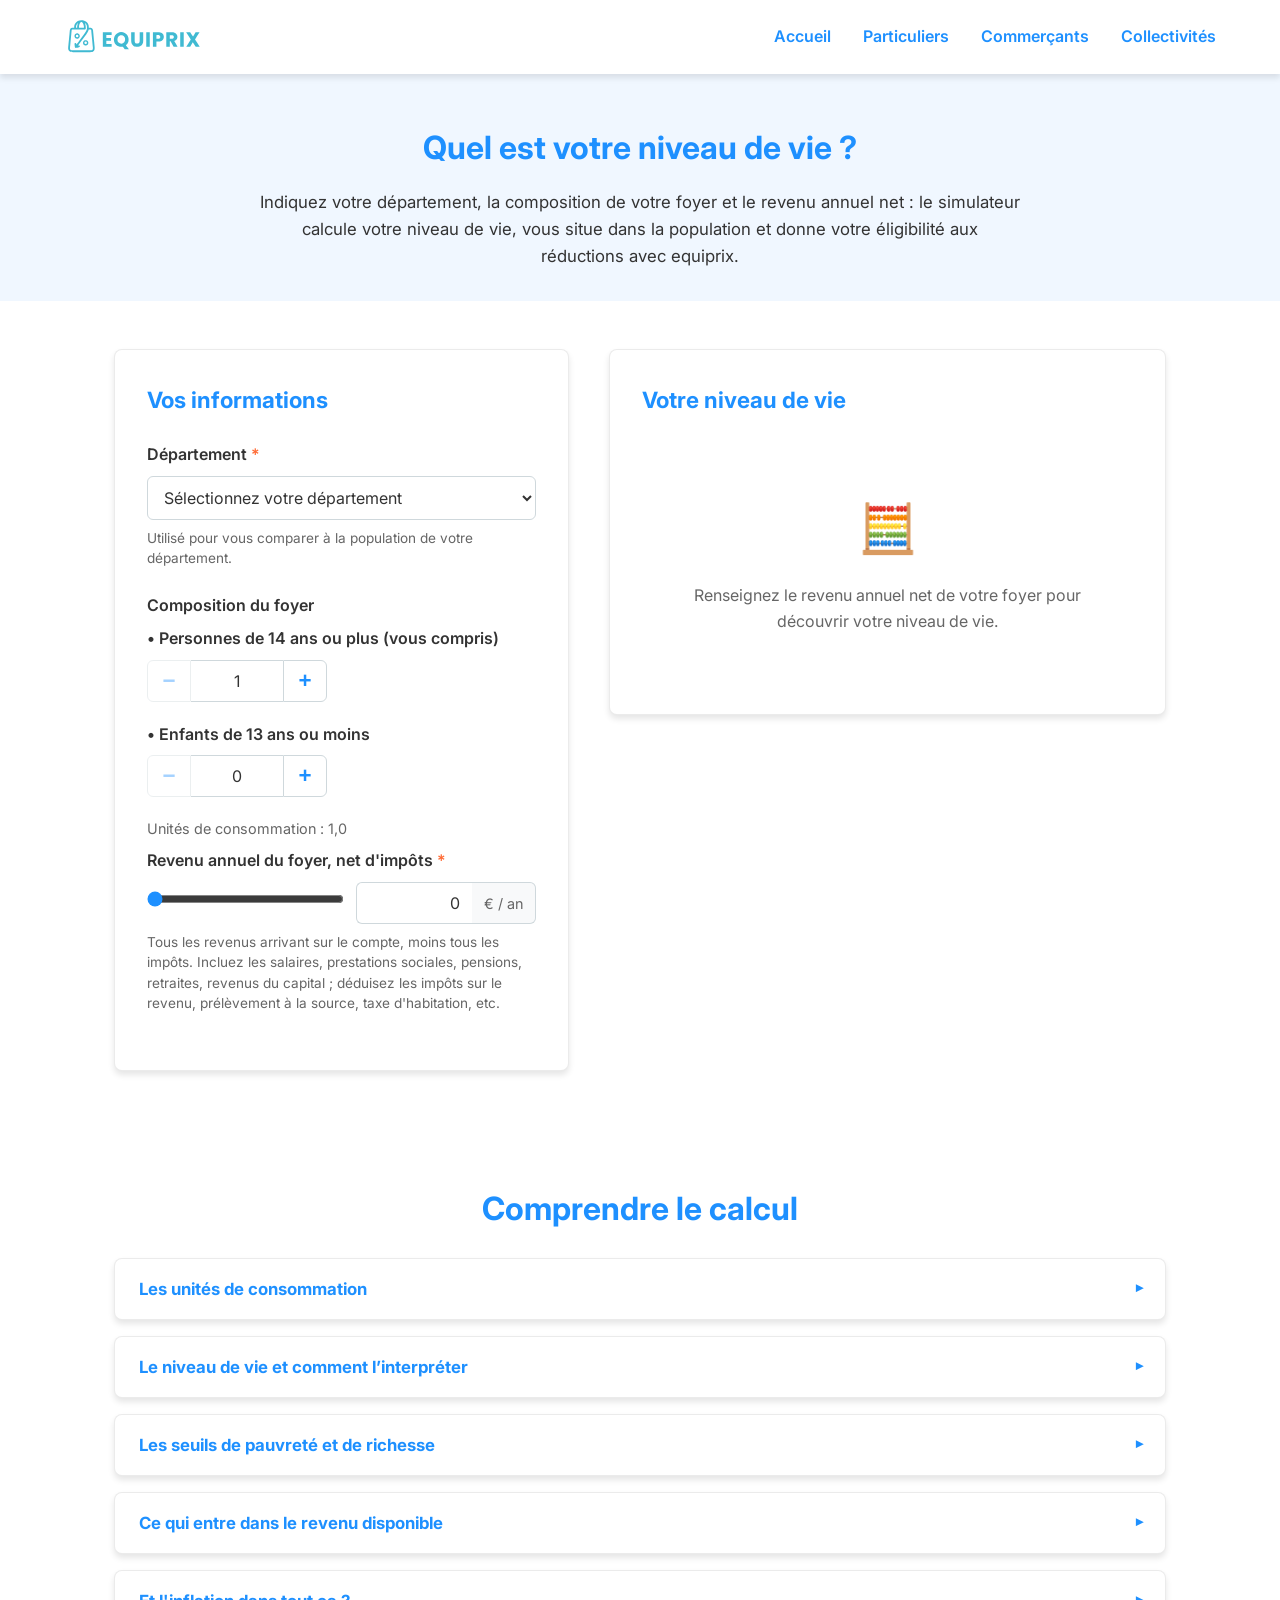
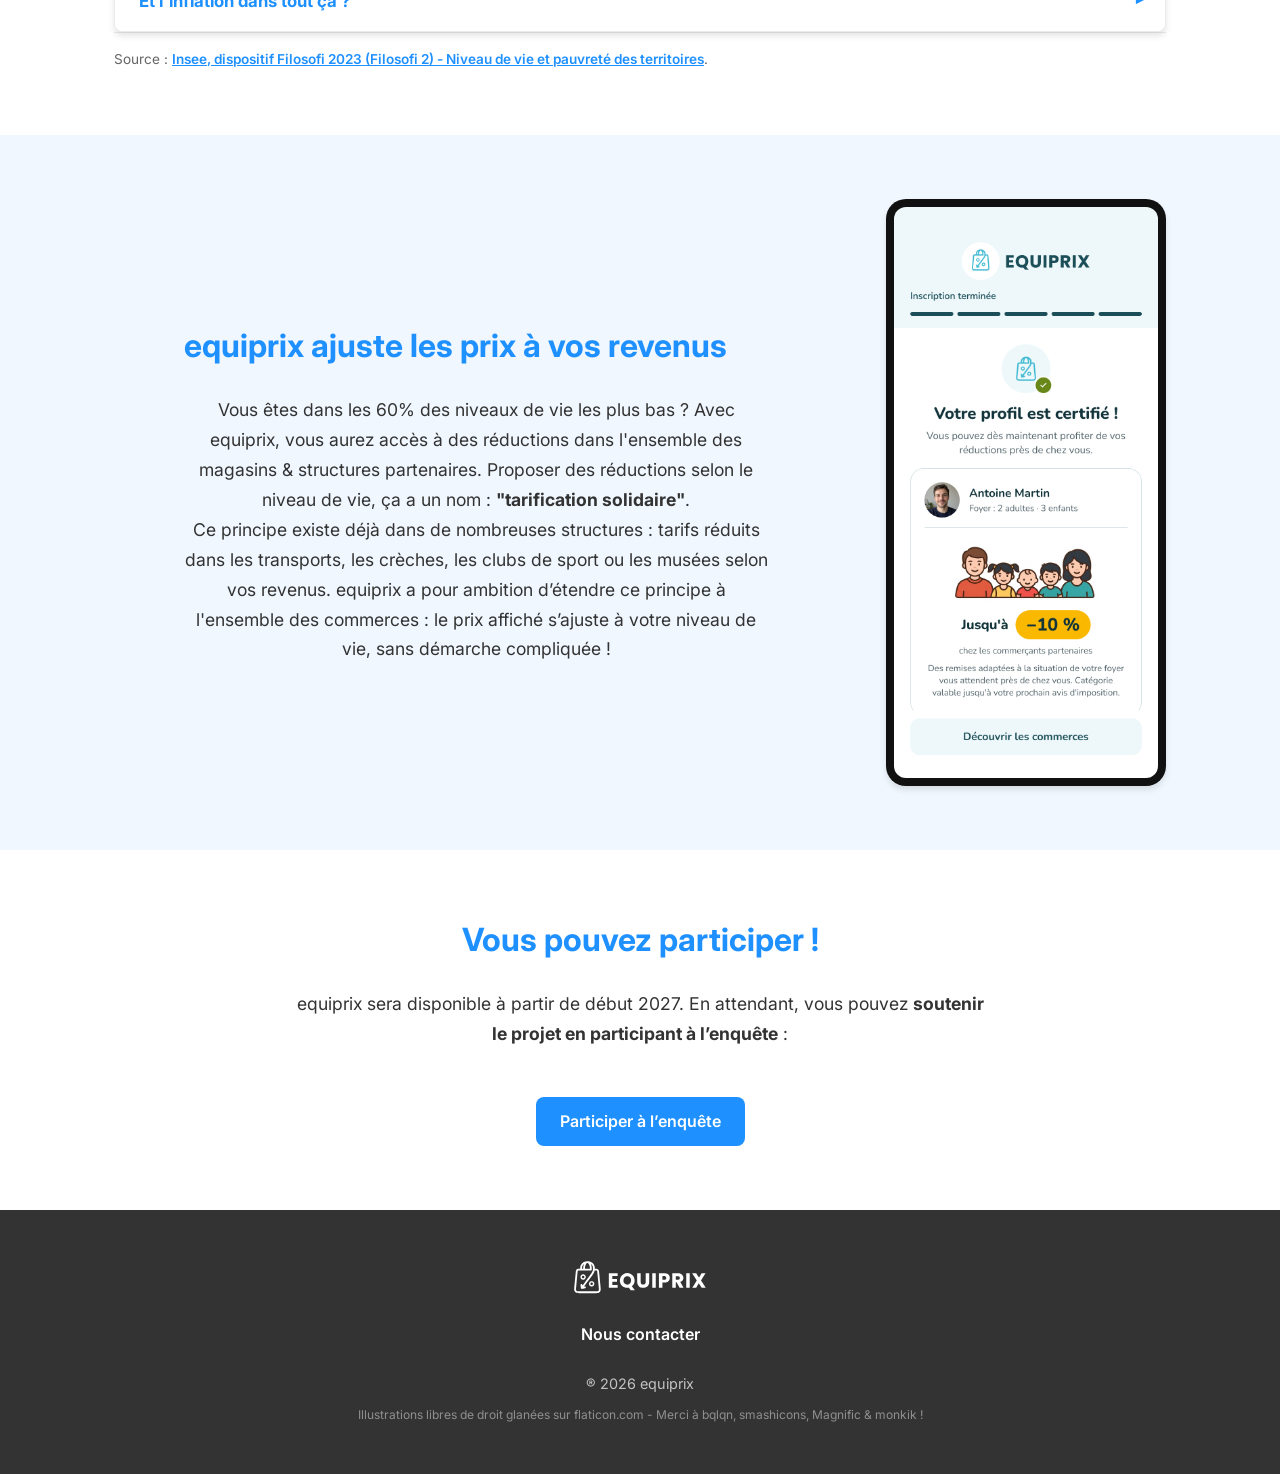
<file: particuliers/index.html>
<!DOCTYPE html>
<html lang="fr">
<head>
    <meta charset="UTF-8">
    <meta name="viewport" content="width=device-width, initial-scale=1.0">
    <meta name="description" content="Calculez votre niveau de vie en 2 minutes : revenu, composition du foyer, position dans la population de votre département.">
    <meta property="og:image" content="https://equiprix.fr/images/OG_Page_particuliers_simulateur_niveau_de_vie.jpg" />
    <title>Simulateur de niveau de vie - equiprix</title>
    <script defer src="https://cloud.umami.is/script.js" data-website-id="9e775384-e8e4-40e0-8134-9203e52e551f"></script>
    <!-- Favicon (identique au site) -->
    <link rel="shortcut icon" type="image/png" href="../images/favico-equiprix-32px.png" />

    <!-- Google Fonts: Inter (cohérence avec le site) -->
    <link rel="preconnect" href="https://fonts.googleapis.com">
    <link rel="preconnect" href="https://fonts.gstatic.com" crossorigin>
    <link href="https://fonts.googleapis.com/css2?family=Inter:wght@400;600;700&display=swap" rel="stylesheet">

    <!-- CSS : style global du site + styles du simulateur -->
    <link rel="stylesheet" href="../style.css">
    <link rel="stylesheet" href="css/simulateur.css">
</head>
<body>
    <!-- Barre de navigation (cohérente avec le site) -->
    <nav class="navbar">
        <div class="nav-container">
            <a href="../" class="logo">
                <img src="../images/logo-equiprix.svg" alt="Logo equiprix" class="logo-img">
            </a>

            <!-- Liens desktop -->
            <div class="nav-links">
                <a href="../">Accueil</a>
                <a href="/particuliers/">Particuliers</a>
                <a href="../#commercants">Commerçants</a>
                <a href="../#collectivites">Collectivités</a>
            </div>

            <!-- Menu hamburger mobile -->
            <button class="hamburger" aria-label="Menu">☰</button>
        </div>

        <!-- Sidebar mobile -->
        <div class="nav-sidebar">
            <a href="../">Accueil</a>
            <a href="../#particuliers">Particuliers</a>
            <a href="../#commercants">Commerçants</a>
            <a href="../#collectivites">Collectivités</a>
        </div>
    </nav>

    <!-- Introduction du simulateur -->
    <header class="sim-hero">
        <div class="sim-container">
            <h1 class="sim-title">Quel est votre niveau de vie&nbsp;?</h1>
            <p class="sim-subtitle">
                Indiquez votre département, la composition de votre foyer et le revenu annuel net&nbsp;:
                le simulateur calcule votre niveau de vie, vous situe dans la population et donne votre éligibilité aux réductions avec equiprix.
            </p>
        </div>
    </header>

    <!-- Simulateur : section 1 (saisie) + section 2 (résultat) -->
    <main>
        <div class="sim-container sim-layout" id="simulateur">

            <!-- Section 1 : Vos informations -->
            <section class="sim-card" aria-labelledby="titre-infos">
                <h2 class="sim-card-title" id="titre-infos">Vos informations</h2>

                <!-- 1. Département -->
                <div class="sim-field">
                    <label class="sim-label" for="departement">Département <span class="sim-required" aria-hidden="true">*</span></label>
                    <select id="departement" class="sim-select" aria-describedby="aide-departement">
                        <option value="" selected>Sélectionnez votre département</option>
                    </select>
                    <p class="sim-help" id="aide-departement">
                        Utilisé pour vous comparer à la population de votre département.
                    </p>
                </div>

                <!-- 2. Composition du foyer -->
                <fieldset class="sim-fieldset">
                    <legend class="sim-label">Composition du foyer</legend>

                    <div class="sim-compteur">
                        <span class="sim-compteur-label" id="label-adultes">• Personnes de 14 ans ou plus (vous compris)</span>
                        <div class="sim-compteur-controles" role="group" aria-labelledby="label-adultes">
                            <button type="button" class="sim-compteur-btn" id="adultes-moins" data-cible="adultes" data-sens="-1" aria-label="Retirer une personne de 14 ans ou plus">−</button>
                            <input type="text" inputmode="numeric" id="adultes" class="sim-input sim-compteur-input"
                                   value="1" min="1" max="12" aria-describedby="label-adultes">
                            <button type="button" class="sim-compteur-btn" id="adultes-plus" data-cible="adultes" data-sens="1" aria-label="Ajouter une personne de 14 ans ou plus">+</button>
                        </div>
                    </div>

                    <div class="sim-compteur">
                        <span class="sim-compteur-label" id="label-enfants">• Enfants de 13 ans ou moins</span>
                        <div class="sim-compteur-controles" role="group" aria-labelledby="label-enfants">
                            <button type="button" class="sim-compteur-btn" id="enfants-moins" data-cible="enfants" data-sens="-1" aria-label="Retirer un enfant de 13 ans ou moins">−</button>
                            <input type="text" inputmode="numeric" id="enfants" class="sim-input sim-compteur-input"
                                   value="0" min="0" max="10" aria-describedby="label-enfants">
                            <button type="button" class="sim-compteur-btn" id="enfants-plus" data-cible="enfants" data-sens="1" aria-label="Ajouter un enfant de 13 ans ou moins">+</button>
                        </div>
                    </div>

                    <!-- Ligne de calcul intermédiaire -->
                    <p class="sim-uc-line">Unités de consommation&nbsp;: <output id="uc-valeur" for="adultes enfants">1,0</output></p>
                </fieldset>

                <!-- 3. Revenu annuel net du foyer -->
                <div class="sim-field">
                    <label class="sim-label" for="revenu">Revenu annuel du foyer, net d'impôts <span class="sim-required" aria-hidden="true">*</span></label>
                    <div class="sim-revenu">
                        <div class="sim-revenu-slider">
                            <input type="range" id="revenu-slider" class="sim-slider" min="0" max="100000" step="500"
                                   value="0" aria-label="Revenu annuel du foyer, net d'impôts (curseur)">
                        </div>
                        <div class="sim-revenu-champ">
                            <input type="text" inputmode="numeric" id="revenu" class="sim-input sim-input-revenu"
                                   value="0" aria-describedby="aide-revenu" autocomplete="off">
                            <span class="sim-input-suffix" aria-hidden="true">€ / an</span>
                        </div>
                    </div>
                    <p class="sim-help" id="aide-revenu">
                        Tous les revenus arrivant sur le compte, moins tous les impôts. Incluez les salaires,
                        prestations sociales, pensions, retraites, revenus du capital&nbsp;; déduisez les impôts
                        sur le revenu, prélèvement à la source, taxe d'habitation, etc.
                    </p>
                </div>
            </section>

            <!-- Section 2 : Votre résultat -->
            <section class="sim-card" aria-labelledby="titre-resultat">
                <h2 class="sim-card-title" id="titre-resultat">Votre niveau de vie</h2>

                <!-- État vide (revenu non renseigné) -->
                <div class="sim-empty" id="etat-vide">
                    <p class="sim-empty-icone" aria-hidden="true">🧮</p>
                    <p class="sim-empty-texte">Renseignez le revenu annuel net de votre foyer pour découvrir votre niveau de vie.</p>
                </div>

                <!-- Résultats (masqués tant que le revenu est à 0) -->
                <div class="sim-resultats" id="resultats" hidden>
                    <!-- Chiffre principal -->
                    <p class="sim-niveau-vie-valeur"><span id="niveau-vie">0</span>&nbsp;€ par an</p>
                    <p class="sim-niveau-vie-note">soit le même niveau de vie qu'un adulte seul vivant avec ce revenu</p>

                    <!-- Position dans la population -->
                    <div class="sim-position">
                        <div class="sim-segmented" role="tablist" aria-label="Population de référence">
                            <button type="button" class="sim-segment" id="seg-france" role="tab" aria-selected="true">France</button>
                            <button type="button" class="sim-segment" id="seg-dep" role="tab" aria-selected="false" disabled>Sélectionnez un département</button>
                        </div>

                        <p class="sim-percentile-label" id="libelle-percentile" aria-live="polite"></p>

                        <!-- Jauge : représentation de la population, déciles matérialisés -->
                        <div class="sim-jauge-wrap">
                            <div class="sim-jauge" id="jauge" role="img" aria-label="Distribution des niveaux de vie"></div>
                            <div class="sim-jauge-marker" id="jauge-marker" aria-hidden="true"></div>
                        </div>
                        <p class="sim-jauge-legendes" aria-hidden="true">
                            <span class="sim-legende sim-legende-rouge">20&nbsp;% les plus bas</span>
                            <span class="sim-legende sim-legende-orange">20&nbsp;% à 40&nbsp;% les plus bas</span>
                            <span class="sim-legende sim-legende-jaune">40&nbsp;% à 60&nbsp;% les plus bas (autour de la médiane)</span>
                            <span class="sim-legende sim-legende-verte">40&nbsp;% les plus hauts</span>
                        </p>
                    </div>

                    <!-- Catégorie equiprix (toujours France entière) -->
                    <p class="sim-categorie-label">Catégorie equiprix</p>
                    <div class="sim-badge-wrap">
                        <p class="sim-categorie-badge" id="badge-categorie">-</p>
                    </div>
                </div>

                <!-- Message d’erreur de chargement des données -->
                <p class="sim-erreur" id="erreur-data" hidden>
                    Les données de référence n’ont pas pu être chargées. Vérifiez votre connexion
                    puis rechargez la page.
                </p>
            </section>
        </div>
    </main>

    <!-- Section 3 : Comprendre le calcul (accordéon) -->
    <section class="sim-section" aria-labelledby="titre-comprendre">
        <div class="sim-container">
            <h2 class="section-title" id="titre-comprendre">Comprendre le calcul</h2>

            <div class="sim-accordeons">
                <div class="sim-accordion">
                    <h3 class="sim-accordion-titre">
                        <button type="button" class="sim-accordion-bouton" aria-expanded="false" aria-controls="acc-contenu-uc">
                            <span>Les unités de consommation</span>
                            <span class="sim-accordion-fleche" aria-hidden="true">▾</span>
                        </button>
                    </h3>
                    <div class="sim-accordion-contenu" id="acc-contenu-uc" role="region">
                        <div class="sim-accordion-voile">
                        <div class="sim-expli-bloc">
                            <p>
                            Pour comparer des ménages de tailles différentes, on ne compare pas les revenus bruts&nbsp;:
                            on divise le revenu par le nombre d’<strong>unités de consommation</strong> (échelle OCDE)&nbsp;- 1&nbsp;UC
                            pour le premier adulte, 0,5 pour chaque autre personne de 14&nbsp;ans ou plus, 0,3 pour chaque
                            enfant de moins de 14&nbsp;ans.
                        </p>
                        <p>
                            Exemple&nbsp;: un couple avec deux enfants de moins de 14&nbsp;ans représente 2,1&nbsp;UC
                            (1&nbsp;+&nbsp;0,5&nbsp;+&nbsp;0,3&nbsp;+&nbsp;0,3). Un foyer de 42&nbsp;000&nbsp;€ par an a donc
                            le même niveau de vie qu’un adulte seul avec 20&nbsp;000&nbsp;€.
                        </p>
                        </div>
                        </div>
                    </div>
                </div>

                <div class="sim-accordion">
                    <h3 class="sim-accordion-titre">
                        <button type="button" class="sim-accordion-bouton" aria-expanded="false" aria-controls="acc-contenu-niveau">
                            <span>Le niveau de vie et comment l’interpréter</span>
                            <span class="sim-accordion-fleche" aria-hidden="true">▾</span>
                        </button>
                    </h3>
                    <div class="sim-accordion-contenu" id="acc-contenu-niveau" role="region">
                        <div class="sim-accordion-voile">
                        <div class="sim-expli-bloc">
                        <p>
                            Le niveau de vie est le revenu disponible du ménage divisé par ses unités de consommation.
                            C’est l’indicateur utilisé par l’Insee et Eurostat (revenu disponible équivalent) pour
                            mesurer les inégalités et la pauvreté&nbsp;: le seuil de pauvreté est fixé à 60&nbsp;% du
                            niveau de vie médian.
                        </p>
                        <p>
                            Le niveau de vie est identique pour toutes les personnes d’un même ménage&nbsp;: un enfant
                            «&nbsp;a&nbsp;» le même niveau de vie que ses parents.
                        </p>
                        </div>
                        </div>
                    </div>
                </div>

                <div class="sim-accordion">
                    <h3 class="sim-accordion-titre">
                        <button type="button" class="sim-accordion-bouton" aria-expanded="false" aria-controls="acc-contenu-seuils">
                            <span>Les seuils de pauvreté et de richesse</span>
                            <span class="sim-accordion-fleche" aria-hidden="true">▾</span>
                        </button>
                    </h3>
                    <div class="sim-accordion-contenu" id="acc-contenu-seuils" role="region">
                        <div class="sim-accordion-voile">
                        <div class="sim-expli-bloc">
                        <p>
                            L’Insee définit le seuil de pauvreté à 60&nbsp;% du niveau de vie médian national.
                            Ce seuil de pauvreté, dit «&nbsp;monétaire&nbsp;», souffre de quelques limites&nbsp;:
                        </p>
                        <ul class="sim-expli-liste">
                            <li>il ne s’adapte pas forcément à la répartition locale des niveaux de vie&nbsp;;
                            le même revenu ne donne pas la même qualité de vie à Paris ou à Montignac&nbsp;;</li>
                            <li>il ne rend pas compte de la qualité de vie réelle. D’autres approches analysent
                            les conditions de vie réelles pour déterminer si un ménage vit ou non dans la pauvreté.</li>
                        </ul>
                        <p>
                            S’agissant du seuil de richesse, il n’existe aucune définition officielle par les statistiques
                            publiques en France (Insee), contrairement au seuil de pauvreté. Toutefois, l’Observatoire
                            des inégalités propose une définition couramment utilisée, fixée au double du niveau de vie médian.
                        </p>
                        </div>
                        </div>
                    </div>
                </div>

                <div class="sim-accordion">
                    <h3 class="sim-accordion-titre">
                        <button type="button" class="sim-accordion-bouton" aria-expanded="false" aria-controls="acc-contenu-revenu">
                            <span>Ce qui entre dans le revenu disponible</span>
                            <span class="sim-accordion-fleche" aria-hidden="true">▾</span>
                        </button>
                    </h3>
                    <div class="sim-accordion-contenu" id="acc-contenu-revenu" role="region">
                        <div class="sim-accordion-voile">
                        <div class="sim-expli-bloc">
                        <ul class="sim-expli-liste">
                            <li>Salaires et traitements nets de cotisations&nbsp;;</li>
                            <li>Revenus d’activité non salariée&nbsp;;</li>
                            <li>Indemnités de chômage&nbsp;;</li>
                            <li>Pensions, retraites et rentes&nbsp;;</li>
                            <li>Prestations sociales (familiales, logement, minima sociaux)&nbsp;;</li>
                            <li>Revenus du patrimoine.</li>
                        </ul>
                        <p>
                            Moins les impôts directs&nbsp;: impôt sur le revenu, prélèvement à la source, CSG/CRDS,
                            taxe d’habitation le cas échéant. L’Insee ne tient pas compte de la taxe foncière.
                        </p>
                        <p class="sim-expli-note">
                            Limites&nbsp;: certains revenus du patrimoine sont imputés par l’Insee&nbsp;; les aides
                            exceptionnelles (prime de partage de la valeur, indemnité inflation) ne sont pas toutes comptées.
                        </p>
                        </div>
                        </div>
                    </div>
                </div>


                <div class="sim-accordion">
                    <h3 class="sim-accordion-titre">
                        <button type="button" class="sim-accordion-bouton" aria-expanded="false" aria-controls="acc-contenu-inflation">
                            <span>Et l'inflation dans tout ça ?</span>
                            <span class="sim-accordion-fleche" aria-hidden="true">▾</span>
                        </button>
                    </h3>
                    <div class="sim-accordion-contenu" id="acc-contenu-inflation" role="region">
                        <div class="sim-accordion-voile">
                        <div class="sim-expli-bloc">
                        <p>
                            Nos données de référence portent sur l'année 2023 : c'est le prix à payer pour pouvoir vous situer finement à l'échelle de votre département.
                            Depuis, les prix et les revenus ont continué d'évoluer, il y a un glissement entre le millésime des données et la situation d'aujourd'hui.
                        </p>
                    
                        <p>
                            Concrètement, l'Insee a depuis publié les seuils nationaux 2024 : un <b>niveau de vie médian de 26 730 €</b> par an pour une personne seule,
                            un <b>seuil de pauvreté de 16 040 €</b>, et un seuil de richesse de 55 460 €. <b>+ 3,8%</b> par rapport aux données de 2023 affichées ici !
                        </p>
                        <p>
                            Et <b>la situation a continué d'évoluer depuis</b>. 
                            Ces chiffres sont donc à utiliser non comme des résultats au centième près mais comme des <b>ordres de grandeur</b> pour vous situer.
            
                        </p>



                        </div>
                        </div>
                    </div>
                </div>

            </div>

            <p class="sim-source">
                Source&nbsp;: <a href="https://www.insee.fr/fr/statistiques/8984748" target="_blank" rel="noopener noreferrer">Insee, dispositif Filosofi 2023 (Filosofi&nbsp;2) - Niveau de vie et pauvreté des territoires</a>.
            </p>
        </div>
    </section>

    <!-- Section 4 : equiprix ajuste les prix à vos revenus -->
    <section class="sim-section sim-section-ajustement" aria-labelledby="titre-ajustement">
        <div class="sim-container">
            <div class="sim-ajustement-cols">
                <div class="sim-ajustement-texte">
                    <h2 class="section-title" id="titre-ajustement">equiprix ajuste les prix à vos revenus</h2>
                    <p class="section-intro">
                    Vous êtes dans les 60% des niveaux de vie les plus bas ? Avec equiprix, vous aurez accès à des réductions dans l'ensemble des magasins & structures partenaires.  
                    Proposer des réductions selon le niveau de vie, ça a un nom : <b>"tarification solidaire"</b>.
                    </p>
                    <p class="section-intro">Ce principe existe déjà dans de nombreuses structures&nbsp;: tarifs réduits
                    dans les transports, les crèches, les clubs de sport ou les musées selon vos revenus.
                    equiprix a pour ambition d’étendre ce principe à l'ensemble des commerces&nbsp;:
                    le prix affiché s’ajuste à votre niveau de vie, sans démarche compliquée !
                    </p>
                </div>
                <div class="ccm-phone sim-ajustement-phone">
                    <img src="../images/app-particulier-2.jpg" alt="Maquette de l’application equiprix : le prix affiché en magasin s’ajuste au niveau de vie du client" class="sim-ajustement-img">
                </div>
            </div>
        </div>
    </section>

    <!-- Section 5 : Vous pouvez participer ! -->
    <section class="sim-section sim-section-participer" aria-labelledby="titre-participer">
        <div class="sim-container">
            <h2 class="section-title" id="titre-participer">Vous pouvez participer&nbsp;!</h2>
            <p class="section-intro">
                equiprix sera disponible à partir de début 2027. En attendant, vous pouvez
                <strong>soutenir le projet en participant à l’enquête</strong>&nbsp;:
            </p>
            <div class="section-cta">
                <a href="https://eu.jotform.com/form/262104582721047" class="btn-primary" target="_blank">Participer à l’enquête</a>
            </div>
        </div>
    </section>

    <!-- Footer (cohérent avec le site) -->
    <footer class="footer">
        <div class="container">
            <div class="footer-content">
                <div class="footer-logo">
                    <img src="../images/logo-equiprix.svg" alt="Logo equiprix" class="logo-img">
                </div>
                <div class="footer-links">
                    <a href="mailto:contact@equiprix.fr" class="footer-link">Nous contacter</a>
                </div>

                <p class="copyright">&reg; 2026 equiprix</p>
                <p class="footer-mentions">Illustrations libres de droit glanées sur flaticon.com - Merci à bqlqn, smashicons, Magnific &amp; monkik !</p>
            </div>
        </div>
    </footer>

    <!-- JavaScript : calculs métier puis application -->
    <script src="js/calculs.js"></script>
    <script src="js/app.js"></script>
</body>
</html>
</file>
<file: style.css>
/* ============================================
   VARIABLES CSS
   ============================================ */
:root {
    --primary-color: #1E90FF;
    --secondary-color: #FF6B35;
    --light-gray: #F8F9FA;
    --dark-gray: #333;
    --white: #FFFFFF;
    --shadow: 0 4px 6px rgba(0, 0, 0, 0.1);
    --shadow-hover: 0 6px 12px rgba(0, 0, 0, 0.15);
    --border-radius: 8px;
    --transition: all 0.3s ease;
    
    /* Couleurs de fond pour les sections */
    --bg-why: #F0F7FF;
    --bg-particuliers: #FFFFFF;
    --bg-commercants: #F8F9FA;
    --bg-collectivites: #E6F2FF;
}

/* ============================================
   RESET & BASE
   ============================================ */
* {
    margin: 0;
    padding: 0;
    box-sizing: border-box;
}

html {
    scroll-behavior: smooth;
}

body {
    font-family: 'Inter', sans-serif;
    line-height: 1.6;
    color: var(--dark-gray);
    background-color: var(--white);
    overflow-x: hidden;
}

/* ============================================
   NAVIGATION
   ============================================ */
.navbar {
    position: sticky;
    top: 0;
    background-color: var(--white);
    box-shadow: var(--shadow);
    z-index: 1000;
    padding: 16px 0;
}

.nav-container {
    max-width: 1200px;
    margin: 0 auto;
    padding: 0 24px;
    display: flex;
    justify-content: space-between;
    align-items: center;
}

.logo {
    display: flex;
    align-items: center;
    text-decoration: none;
}

.logo-img {
    height: 40px;
    width: auto;
}

.nav-links {
    display: none;
    gap: 32px;
}

.nav-links a {
    text-decoration: none;
    color: var(--primary-color);
    font-weight: 600;
    transition: var(--transition);
    padding: 8px 0;
    position: relative;
}

.nav-links a::after {
    content: '';
    position: absolute;
    bottom: 0;
    left: 0;
    width: 0;
    height: 2px;
    background-color: var(--secondary-color);
    transition: var(--transition);
}

.nav-links a:hover {
    color: var(--secondary-color);
}

.nav-links a:hover::after {
    width: 100%;
}

/* Hamburger menu (mobile) */
.hamburger {
    display: block;
    background: none;
    border: none;
    font-size: 1.5rem;
    cursor: pointer;
    color: var(--primary-color);
    padding: 8px;
}

/* Sidebar mobile */
.nav-sidebar {
    position: fixed;
    top: 0;
    right: -100%;
    width: 80%;
    max-width: 300px;
    height: 100vh;
    background-color: rgba(255, 255, 255, 0.98);
    box-shadow: -4px 0 12px rgba(0, 0, 0, 0.1);
    padding: 80px 24px 24px;
    display: flex;
    flex-direction: column;
    gap: 24px;
    transition: var(--transition);
    z-index: 999;
}

.nav-sidebar.open {
    right: 0;
}

.nav-sidebar a {
    text-decoration: none;
    color: var(--primary-color);
    font-weight: 600;
    font-size: 1.1rem;
    padding: 12px 0;
    border-bottom: 1px solid rgba(0, 0, 0, 0.05);
}

.nav-sidebar a:hover {
    color: var(--secondary-color);
}

/* ============================================
   SECTIONS
   ============================================ */
.section {
    padding: 80px 0;
}

.container {
    max-width: 1200px;
    margin: 0 auto;
    padding: 0 24px;
}

.section-title {
    text-align: center;
    color: var(--primary-color);
    font-size: 2rem;
    font-weight: 700;
    margin-bottom: 24px;
}

.section-slogan {
    text-align: center;
    color: var(--secondary-color);
    font-size: 1.5rem;
    font-weight: 600;
    margin-bottom: 16px;
}

.section-intro {
    text-align: center;
    font-size: 1.1rem;
    color: var(--dark-gray);
    max-width: 800px;
    margin: 0 auto 48px;
}

.subsection-title {
    text-align: center;
    color: var(--primary-color);
    font-size: 1.8rem;
    font-weight: 600;
    margin: 48px 0 32px;
}

.section-cta {
    text-align: center;
    margin-top: 48px;
}

/* Couleurs de fond pour chaque section */
.section-why {
    background-color: var(--bg-why);
}

.section-particuliers {
    background-color: var(--bg-particuliers);
}

.section-commercants {
    background-color: var(--bg-commercants);
}

.section-collectivites {
    background-color: var(--bg-collectivites);
}

/* ============================================
   HERO
   ============================================ */
.hero {
    position: relative;
    height: 100vh;
    min-height: 600px;
    display: flex;
    align-items: center;
    justify-content: center;
    overflow: hidden;
    color: var(--white);
}

.hero-bg {
    position: absolute;
    top: 0;
    left: 0;
    width: 100%;
    height: 100%;
    object-fit: cover;
    z-index: -1;
}

.hero-overlay {
    position: absolute;
    top: 0;
    left: 0;
    width: 100%;
    height: 100%;
    /* Modification 1: gradient plus sombre pour meilleure lisibilite */
    background: linear-gradient(to bottom, rgba(0, 0, 0, 0.5), rgba(0, 0, 0, 0.6));
    z-index: 0;
}

.hero-content {
    text-align: center;
    z-index: 1;
    max-width: 900px;
    padding: 0 24px;
    text-shadow: 2px 2px 8px rgba(0, 0, 0, 0.7);
}

.hero h1 {
    font-size: 2.5rem;
    font-weight: 700;
    margin-bottom: 24px;
    color: var(--primary-color);
}

.hero-subtitle {
    font-size: 1.2rem;
    margin-bottom: 32px;
    line-height: 1.6;
}

/* ============================================
   CARTES (Pourquoi equiprix)
   ============================================ */
.cards {
    display: grid;
    grid-template-columns: 1fr;
    gap: 24px;
    margin-top: 48px;
}

.card {
    background-color: var(--white);
    border-radius: var(--border-radius);
    padding: 32px;
    box-shadow: var(--shadow);
    text-align: center;
    transition: var(--transition);
}

.card:hover {
    transform: translateY(-4px);
    box-shadow: var(--shadow-hover);
}

.card-icon {
    font-size: 2.5rem;
    margin-bottom: 16px;
}

.card h3 {
    color: var(--primary-color);
    font-size: 1.3rem;
    margin-bottom: 12px;
}

.card p {
    color: var(--dark-gray);
    line-height: 1.6;
}

/* ============================================
   STEPS (Particuliers & Commercants)
   ============================================ */
.steps {
    display: grid;
    grid-template-columns: 1fr;
    gap: 48px;
    margin-top: 48px;
    align-items: stretch;
}


.step {
    text-align: center;
    display: flex;
    flex-direction: column;
}

.step-icon {
    font-size: 2.5rem;
    margin-bottom: 16px;
}

.step h3 {
    color: var(--primary-color);
    font-size: 1.3rem;
    margin-bottom: 12px;
}

.step p {
    color: var(--dark-gray);
    margin-bottom: 24px;
}

.step img.maquette-image {
    margin-top: auto;
    margin-bottom: 0;
}

/* ============================================
   COMMERCANTS INTRO
   ============================================ */
.commercants-intro {
    display: grid;
    grid-template-columns: 1fr;
    gap: 32px;
    margin-top: 32px;
    justify-items: center;
    align-items: end;
}

.commercants-item {
    text-align: center;
}

.commercants-item h4 {
    color: var(--primary-color);
    font-size: 1.2rem;
    margin-bottom: 16px;
}

/* ============================================
   MAQUETTES
   ============================================ */
.maquette-image {
    width: 100%;
    max-width: 280px;
    border-radius: var(--border-radius);
    /* Modification 2: suppression de l'ombre */
    box-shadow: none;
    margin: 24px auto;
    display: block;
    position: relative;
    bottom: 0;

}

/* Conteneur pour aligner les images par le bas */
.maquette-container {
    display: flex;
    flex-direction: column;
    align-items: center;
    justify-content: flex-end;
    min-height: 300px;
    width: 100%;
}

/* ============================================
   COLLECTIVITES
   ============================================ */
.piliers {
    display: grid;
    grid-template-columns: 1fr;
    gap: 24px;
    margin-top: 48px;
}

.pilier {
    background-color: var(--white);
    border-radius: var(--border-radius);
    padding: 32px;
    box-shadow: var(--shadow);
    text-align: center;
    transition: var(--transition);
}

.pilier:hover {
    transform: translateY(-4px);
    box-shadow: var(--shadow-hover);
}

.pilier-icon {
    font-size: 2.5rem;
    margin-bottom: 16px;
}

.pilier h3 {
    color: var(--primary-color);
    font-size: 1.3rem;
    margin-bottom: 12px;
}

.pilier p {
    color: var(--dark-gray);
    line-height: 1.6;
}

.benefices {
    margin-top: 48px;
    text-align: center;
}

.benefices-text {
    font-size: 1.2rem;
    color: var(--dark-gray);
    line-height: 1.8;
    max-width: 800px;
    margin: 0 auto;
}

/* ============================================
   FOOTER
   ============================================ */
.footer {
    background-color: var(--dark-gray);
    color: var(--white);
    padding: 48px 0;
}

.footer-content {
    text-align: center;
}

.footer-logo {
    display: flex;
    align-items: center;
    justify-content: center;
    margin-bottom: 24px;
}

.footer-logo .logo-img {
    height: 40px;
    filter: brightness(0) invert(1);
}

.footer-link {
    color: var(--white);
    text-decoration: none;
    font-weight: 600;
    transition: var(--transition);
}

.footer-link:hover {
    color: var(--secondary-color);
}

/* Liens principaux du footer, aérés sur une même ligne */
.footer-links {
    display: flex;
    justify-content: center;
    flex-wrap: wrap;
    gap: 8px 40px;
    margin-bottom: 24px;
}

.copyright {
    margin-top: 0px;
    margin-bottom: 12px;
    color: rgba(255, 255, 255, 0.7);
    font-size: 0.9rem;
}

/* Mentions secondaires : discrètes, pas des infos essentielles */
.footer-mentions {
    margin: 2px 0;
    color: rgba(255, 255, 255, 0.45);
    font-size: 0.75rem;
    line-height: 1.4;
    max-width: 640px;
    margin-left: auto;
    margin-right: auto;
}

/* ============================================
   BOUTONS
   ============================================ */
.btn-primary {
    display: inline-block;
    background-color: var(--primary-color);
    color: var(--white);
    border: none;
    padding: 12px 24px;
    border-radius: var(--border-radius);
    cursor: pointer;
    transition: var(--transition);
    text-decoration: none;
    font-weight: 600;
    font-size: 1rem;
}

.btn-primary:hover {
    background-color: #1976D2;
    transform: translateY(-2px);
    box-shadow: 0 6px 12px rgba(30, 144, 255, 0.3);
}

/* ============================================
   ANIMATIONS
   ============================================ */
.fade-in {
    opacity: 0;
    transform: translateY(20px);
    transition: opacity 0.6s ease, transform 0.6s ease;
}

.fade-in.visible {
    opacity: 1;
    transform: translateY(0);
}

/* ============================================
   RESPONSIVE
   ============================================ */
@media (min-width: 768px) {
    .nav-links {
        display: flex;
    }
    
    .hamburger {
        display: none;
    }
    
    .section {
        padding: 100px 0;
    }
    
    .hero h1 {
        font-size: 3.5rem;
    }
    
    .hero-subtitle {
        font-size: 1.5rem;
    }
    
    .cards {
        grid-template-columns: repeat(3, 1fr);
    }
    
    .steps {
        grid-template-columns: repeat(3, 1fr);
    }
    
    .commercants-intro {
        grid-template-columns: repeat(2, 1fr);
    }
    
    .piliers {
        grid-template-columns: repeat(3, 1fr);
    }

    /* Modification 3: Alignement des images par le bas sur desktop */
    .step,
    .commercants-item {
        display: flex;
        flex-direction: column;
        align-items: center;
    }
    
    .maquette-container {
        flex: 1;
        display: flex;
        flex-direction: column;
        justify-content: flex-end;
        align-items: center;
    }
}

@media (min-width: 1024px) {
    .container {
        padding: 0 48px;
    }
    
    .hero h1 {
        font-size: 4rem;
    }
}

/* ============================================
   UTILITAIRES
   ============================================ */
/* Masquer le sidebar par defaut sur desktop */
@media (min-width: 768px) {
    .nav-sidebar {
        display: none;
    }
}

/* ============================================
   MAQUETTES D'APPLI « DANS UN MOBILE » + CARROUSEL
   (partagé : accueil, /particuliers/, /commerces/)
   - .ccm-phone : cadre téléphone autour de chaque capture d'écran
     (contour noir ~3,5 % de la largeur, vrais arrondis de 20px) ;
   - sur mobile (< 992px) : carrousel horizontal à scroll-snap, une
     maquette visible + aperçu de la suivante, pastilles AU-DESSUS
     (visibles sans scroller) et flèches latérales ‹ › ;
   - sur desktop (>= 992px) : grille de 3 colonnes, pastilles et
     flèches masquées.
   JS associé : js/carrousel.js
   ============================================ */
.ccm-carousel {
    position: relative;
    margin-top: 48px;
}

.ccm-grid {
    display: flex;
    gap: 16px;
    overflow-x: auto;
    scroll-snap-type: x mandatory;
    margin: 16px -24px 0;     /* le carrousel va jusqu'au bord de l'écran */
    padding: 4px 24px 12px;   /* marge pour l'ombre + l'aperçu */
    -webkit-overflow-scrolling: touch;
    scrollbar-width: none;    /* barre masquée : pastilles + flèches + aperçu indiquent la suite */
}

.ccm-grid::-webkit-scrollbar {
    display: none;
}

.ccm-etape {
    flex: 0 0 80%;            /* 80 % : la maquette suivante dépasse un peu */
    max-width: 80%;
    scroll-snap-align: center;
    text-align: center;
}

@media (min-width: 992px) {
    .ccm-grid {
        display: grid;
        grid-template-columns: repeat(3, 1fr); /* 3 maquettes de gauche à droite */
        gap: 24px;
        overflow: visible;
        scroll-snap-type: none;
        margin: 16px auto 0;
        padding: 0;
        max-width: 1000px;
    }

    .ccm-etape {
        flex: none;
        max-width: none;
    }

    .ccm-dots,
    .ccm-arrow {
        display: none;
    }
}

/* Cadre « téléphone » : contour noir (padding 3,5 %), vrais arrondis 20px
   (les captures sont plus hautes que larges, un radius en % serait quasi droit) */
.ccm-phone {
    background: #111;
    padding: 3.5%;
    border-radius: 20px;
    max-width: 200px;
    margin: 0 auto 16px;
    box-shadow: var(--shadow);
}

.ccm-phone img {
    display: block;
    width: 100%;
    max-width: none;
    height: auto;
    margin: 0;
    border-radius: 12px;      /* coins de l'écran, un peu plus petits que le cadre */
    background: var(--white);
    box-shadow: none;
}

/* Pastilles au-dessus du carrousel : visibles dès l'affichage, même si la
   maquette est haute (elles indiquent « étape X sur 3 ») */
.ccm-dots {
    display: flex;
    justify-content: center;
    gap: 10px;
    margin: 0 0 4px;
}

.ccm-dot {
    width: 10px;
    height: 10px;
    border-radius: 50%;
    border: none;
    padding: 0;
    background: #C7D9F2;
    cursor: pointer;
    transition: var(--transition);
}

.ccm-dot.actif {
    background: var(--primary-color);
    transform: scale(1.25);
}

/* Flèches latérales ‹ › : le visiteur comprend tout de suite qu'il peut faire
   défiler (même quand les pastilles sont hors écran) */
.ccm-arrow {
    position: absolute;
    top: 295px;                /* ≈ mi-hauteur de la maquette (250px de large, ratio 390×844, padding 3,5 %) */
    transform: translateY(-50%);
    z-index: 2;
    width: 40px;
    height: 40px;
    border-radius: 50%;
    border: none;
    background: rgba(255, 255, 255, 0.95);
    color: var(--primary-color);
    font-size: 1.4rem;
    line-height: 1;
    box-shadow: var(--shadow);
    cursor: pointer;
    display: flex;
    align-items: center;
    justify-content: center;
}

.ccm-prev { left: 4px; }
.ccm-next { right: 4px; }

.ccm-dot:focus-visible,
.ccm-arrow:focus-visible {
    outline: 2px solid var(--primary-color);
    outline-offset: 3px;
}

.ccm-etape h3 {
    color: var(--primary-color);
    font-size: 1.05rem;
    font-weight: 700;
    margin-bottom: 8px;
}

.ccm-etape p {
    color: var(--dark-gray);
    font-size: 0.92rem;
    line-height: 1.55;
}

/* Dans un cadre téléphone, l'image remplit le cadre (écrase .maquette-image / .step img) */
.ccm-phone img.maquette-image {
    margin: 0;
    max-width: none;
}

/* ============================================
   CORRECTIFS carrousel (placés exprès EN FIN de fichier :
   une règle de base située après un @media de même spécificité gagnerait
   sinon la cascade - c'est ce qui affichait pastilles/flèches en desktop)
   ============================================ */
/* Desktop (>= 992px) : grille 3 colonnes, pastilles et flèches masquées */
@media (min-width: 992px) {
    .ccm-dots,
    .ccm-arrow {
        display: none;
    }
}

/* Mobile : une seule étape, pleine largeur de la piste (donc bien centrée
   entre les 24px de padding) + aperçu de la suivante via les flèches/pastilles */
@media (max-width: 991.98px) {
    .ccm-etape {
        flex: 0 0 100%;
        max-width: 100%;
    }
}

/* Blocs « étapes » centrés horizontalement (maquette + titre + texte) */
.ccm-carousel .ccm-etape {
    align-items: center;
    text-align: center;
}

.ccm-etape h3,
.ccm-etape p {
    text-align: center;
    margin-left: auto;
    margin-right: auto;
}

/* Accueil : les maquettes des étapes sont alignées en bas (desktop) */
.step .ccm-phone {
    margin-top: auto;
}

/* Mobile : la maquette passe EN HAUT de l'étape (comme sur /commerces/), pour que
   les flèches ‹ › (top: 295px) tombent bien à mi-hauteur de la maquette sur les
   deux pages. En desktop, la maquette reste en bas de l'étape (margin-top: auto). */
@media (max-width: 991.98px) {
    .ccm-etape .ccm-phone {
        order: -1;
    }

    .step .ccm-phone {
        margin-top: 0; /* sinon le margin-top:auto (alignement bas desktop) la rejette en bas */
    }
}
</file>
<file: commerces/css/commerces.css>
/* ============================================================
   commerces.css - Simulateur commerçants (equiprix.fr/commerces)
   S'ajoute au style global ../style.css (palette, header, footer).

   Structure : en-tête (titre + scénarios + narratif), puis deux
   sections - « Votre commerce » (Commune + Activité) et
   « Simulation » (Vos réductions + Résultats, toggle expert en haut).
   ============================================================ */

/* Couleurs des catégories equiprix */
:root {
    --cat-rouge: #D32F2F;
    --cat-orange: #F57C00;
    --cat-jaune: #F9A825;
    --cat-verte: #388E3C;
    --cat-eligibles: #6A1B9A;
    --cat-rouge-fond: #FDECEA;
    --cat-orange-fond: #FFF3E0;
    --cat-jaune-fond: #FFF8E1;
    --cat-verte-fond: #E8F5E9;
    --cat-eligibles-fond: #F3E5F5;
    --resultat-positif: #2E7D32;
    --resultat-negatif: #C62828;
}

/* ---------- En-tête ---------- */
.sim-hero {
    background-color: var(--bg-why);
    padding: 32px 0 24px;
    text-align: center;
}

.sim-container {
    max-width: 1200px;
    margin: 0 auto;
    padding: 0 24px;
}

.sim-title {
    color: var(--primary-color);
    font-size: 1.8rem;
    font-weight: 700;
    margin-bottom: 16px;
}

/* ---------- Carrousel de scénarios ---------- */
.sim-scenarios-liste {
    display: flex;
    flex-wrap: wrap;
    justify-content: center;
    gap: 8px;
    margin-bottom: 16px;
}

/* Boutons pilule sans radio native : pastille ✓ discrète, état actif en fond plein */
.sim-scenario {
    display: inline-flex;
    align-items: center;
    gap: 8px;
    border: 2px solid #D0D5DD;
    border-radius: 999px;
    padding: 6px 14px;
    cursor: pointer;
    font-family: inherit;
    font-size: 0.88rem;
    font-weight: 600;
    color: var(--dark-gray);
    background: var(--white);
    transition: all 0.2s ease;
}

.sim-scenario:hover {
    border-color: var(--primary-color);
    color: var(--primary-color);
}

.sim-scenario .sim-scenario-check {
    display: none;
    font-weight: 700;
}

.sim-scenario.actif {
    border-color: var(--primary-color);
    background-color: var(--primary-color);
    color: var(--white);
}

.sim-scenario.actif .sim-scenario-check {
    display: inline;
}

.sim-scenario.actif:hover {
    color: var(--white);
}

/* ---------- Narratif ---------- */
.sim-narratif-bloc {
    display: flex;
    align-items: center;
    gap: 20px;
    max-width: 900px;
    margin: 0 auto;
    text-align: left;
}

@media (max-width: 767px) {
    .sim-narratif-bloc {
        flex-direction: column;
        text-align: center;
    }
}

.sim-narratif {
    color: var(--dark-gray);
    font-size: 0.95rem;
    line-height: 1.55;
    flex: 1;
    margin: 0;
}

.sim-narratif-image {
    width: 220px;
    max-width: 40%;
    border-radius: var(--border-radius);
    flex-shrink: 0;
}

/* ---------- Sections ---------- */
.sim-section-haute,
.sim-section-basse {
    padding: 24px 0;
}

.sim-section-basse {
    background-color: transparent; /* le fond pleine largeur vient du bloc #simulateur */
    border-top: 1px solid #EAECF0;
}

/* main n'est plus un conteneur : chaque section de page embarque son propre
   .sim-container, ce qui permet des fonds pleine largeur (#simulateur, #engagement) */

.sim-section-titre {
    color: var(--primary-color);
    font-size: 1.4rem;
    font-weight: 700;
    margin-bottom: 16px;
}

.sim-section-basse-entete {
    display: flex;
    justify-content: space-between;
    align-items: center;
    gap: 16px;
    flex-wrap: wrap;
    margin-bottom: 16px;
}

.sim-section-basse-entete .sim-section-titre {
    margin-bottom: 0;
}

/* Les deux sous-sections occupent toute la hauteur disponible (étirées) */
.sim-deux-colonnes {
    display: grid;
    grid-template-columns: 1fr;
    gap: 16px;
    align-items: stretch; /* hauteurs égales */
}

@media (min-width: 992px) {
    .sim-deux-colonnes {
        grid-template-columns: 1fr 1fr;
    }
    /* Section « Votre commerce » : commune max 30 %, activité 70 % */
    .sim-deux-colonnes-30-70 {
        grid-template-columns: 30% 1fr;
    }
}

.sim-zone {
    background-color: var(--white);
    border-radius: var(--border-radius);
    box-shadow: var(--shadow);
    padding: 16px 20px;
    height: 100%; /* remplit la hauteur de la grille */
}

.sim-zone-titre {
    color: var(--primary-color);
    font-size: 1.05rem;
    font-weight: 700;
    margin-bottom: 12px;
}

/* ---------- Champs ---------- */
.sim-field {
    margin-bottom: 12px;
}

.sim-label {
    display: block;
    font-weight: 600;
    font-size: 0.9rem;
    margin-bottom: 6px;
    color: var(--dark-gray);
}

.sim-input,
.sim-select {
    width: 100%;
    padding: 10px 12px;
    border: 1px solid #D0D5DD;
    border-radius: var(--border-radius);
    font-family: inherit;
    font-size: 1rem;
    color: var(--dark-gray);
    background-color: var(--white);
    transition: border-color 0.2s ease, box-shadow 0.2s ease;
}

.sim-input:focus,
.sim-select:focus {
    outline: none;
    border-color: var(--primary-color);
    box-shadow: 0 0 0 3px rgba(30, 144, 255, 0.15);
}

.sim-help {
    font-size: 0.8rem;
    color: #667085;
    margin-top: 4px;
}

.sim-fieldset {
    border: 1px solid #EAECF0;
    border-radius: var(--border-radius);
    padding: 12px 16px;
    margin-bottom: 12px;
} 

.sim-grid-3 {
    display: grid;
    grid-template-columns: 1fr;
    gap: 12px;
}

@media (min-width: 576px) {
    .sim-grid-3 {
        grid-template-columns: repeat(3, 1fr);
    }
}

/* ---------- Autocomplétion CP ---------- */
.sim-autocomplete {
    list-style: none;
    margin: 4px 0 0;
    padding: 0;
    border: 1px solid #D0D5DD;
    border-radius: var(--border-radius);
    background: var(--white);
    max-height: 240px;
    overflow-y: auto;
    box-shadow: var(--shadow);
    position: absolute;
    left: 0;
    right: 0;
    z-index: 100;
}

.sim-autocomplete li {
    padding: 10px 12px;
    cursor: pointer;
    font-size: 0.95rem;
}

.sim-autocomplete li:hover,
.sim-autocomplete li[aria-selected="true"] {
    background-color: var(--bg-why);
}

.sim-autocomplete .cp-code {
    font-weight: 700;
    color: var(--primary-color);
    margin-right: 8px;
}

.sim-cp-nom {
    font-weight: 700;
    font-size: 1.05rem;
    margin-top: 8px;
}

.sim-cp-detail {
    font-size: 0.85rem;
    color: #667085;
}

/* ---------- Barres de population : deux barres verticales côte à côte,
   alignées par le bas (les barres ont la même hauteur, les titres au-dessus) ---------- */
.sim-barres-cote-a-cote {
    display: flex;
    gap: 20px;
    align-items: flex-end; /* alignement par le bas */
    margin-top: 12px;
}

.sim-barre-verticale-bloc {
    flex: 1;
    text-align: center;
    min-width: 0;
    display: flex;
    flex-direction: column;
    justify-content: flex-end; /* contenu ancré en bas */
}

.sim-barre-titre {
    font-size: 0.8rem;
    font-weight: 600;
    color: var(--dark-gray);
    margin: 0 0 6px;
    /* Jamais rogné : retour à la ligne autorisé, tooltip en complément */
    white-space: normal;
    overflow: visible;
    word-break: break-word;
    min-height: 2.1em; /* réserve 2 lignes pour garder les barres alignées */
    display: flex;
    align-items: flex-end;
    justify-content: center;
}

.sim-barre-verticale {
    display: flex;
    flex-direction: column-reverse; /* rouge en bas, verte en haut */
    width: 100%;
    max-width: 90px;
    height: 140px;
    margin: 0 auto;
    border-radius: 6px;
    overflow: hidden;
    border: 1px solid #EAECF0;
}

.sim-seg-v {
    position: relative; /* ancrage du pourcentage lisible */
    transition: height 0.3s ease;
    width: 100%;
}

.sim-seg-v-rouge { background-color: var(--cat-rouge); }
.sim-seg-v-orange { background-color: var(--cat-orange); }
.sim-seg-v-jaune { background-color: var(--cat-jaune); }
.sim-seg-v-verte { background-color: var(--cat-verte); }

.sim-legend {
    list-style: none;
    padding: 0;
    margin: 8px 0 6px;
    display: grid;
    grid-template-columns: 1fr 1fr;
    gap: 2px 12px;
    font-size: 0.78rem;
}

@media (min-width: 576px) {
    .sim-legend-4col {
        grid-template-columns: 1fr 1fr;
    }
} 

.sim-legend li {
    display: flex;
    align-items: center;
    gap: 6px;
}

.sim-dot {
    width: 12px;
    height: 12px;
    border-radius: 50%;
    flex-shrink: 0;
}

.sim-dot-rouge { background-color: var(--cat-rouge); }
.sim-dot-orange { background-color: var(--cat-orange); }
.sim-dot-jaune { background-color: var(--cat-jaune); }
.sim-dot-verte { background-color: var(--cat-verte); }
.sim-dot-eligibles { background-color: var(--cat-eligibles); }


.sim-warning {
    background-color: var(--cat-jaune-fond);
    border-left: 4px solid var(--cat-jaune);
    padding: 12px;
    border-radius: 4px;
    font-size: 0.9rem;
    margin-top: 12px;
}

/* ---------- Cartes type de commerce ---------- */
.sim-cartes-type {
    display: grid;
    grid-template-columns: 1fr 1fr;
    gap: 6px;
    margin-bottom: 6px;
}

.sim-carte-type {
    border: 2px solid #EAECF0;
    border-radius: var(--border-radius);
    background: var(--white);
    padding: 8px 6px;
    cursor: pointer;
    font-family: inherit;
    font-size: 0.85rem;
    font-weight: 600;
    color: var(--dark-gray);
    text-align: center;
    transition: all 0.2s ease;
}

.sim-carte-type:hover {
    border-color: var(--primary-color);
}

.sim-carte-type[aria-checked="true"] {
    border-color: var(--primary-color);
    background-color: var(--bg-why);
    color: var(--primary-color);
}

/* ---------- Jauge clientèle (comme la pénétration) ---------- */
/* styles communs avec .sim-slider / .sim-jauge-reperes / .sim-attractivite-nom */

/* ---------- Jauge attractivité ---------- */
.sim-slider {
    width: 100%;
    accent-color: var(--primary-color);
}

.sim-jauge-reperes {
    display: flex;
    justify-content: space-between;
    font-size: 0.68rem;
    color: #667085;
    margin-top: 2px;
}

.sim-attractivite-nom {
    font-weight: 600;
    font-size: 0.88rem;
    margin-top: 6px;
    margin-bottom: 0;
}

/* ---------- Couloirs réductions ---------- */
.sim-couloirs {
    display: flex;
    flex-direction: column;
    gap: 10px;
}

.sim-couloir {
    border-radius: var(--border-radius);
    padding: 12px 16px;
    border-left: 6px solid;
}

/* Catégorie verte : toujours visible, condensée sur une ligne */
.sim-couloir-verte-ligne {
    font-size: 0.85rem;
    color: var(--dark-gray);
    background-color: var(--cat-verte-fond);
    border-left: 6px solid var(--cat-verte);
    border-radius: var(--border-radius);
    padding: 8px 16px;
    margin: 10px 0 0;
    display: flex;
    align-items: center;
    gap: 6px;
    flex-wrap: wrap;
}

.sim-help-inline {
    color: #667085;
    font-size: 0.78rem;
}

.sim-couloir-rouge {
    background-color: var(--cat-rouge-fond);
    border-left-color: var(--cat-rouge);
}

.sim-couloir-orange {
    background-color: var(--cat-orange-fond);
    border-left-color: var(--cat-orange);
}

.sim-couloir-jaune {
    background-color: var(--cat-jaune-fond);
    border-left-color: var(--cat-jaune);
}

.sim-couloir-verte {
    background-color: var(--cat-verte-fond);
    border-left-color: var(--cat-verte);
}

.sim-couloir-eligibles {
    background-color: var(--cat-eligibles-fond);
    border-left-color: var(--cat-eligibles);
}

.sim-couloir-titre {
    display: flex;
    align-items: center;
    gap: 8px;
    font-weight: 700;
    margin: 0 0 10px;
    flex-wrap: wrap;
}

.sim-couloir-plage {
    font-weight: 400;
    font-size: 0.8rem;
    color: #667085;
}

.sim-couloir-dot {
    width: 14px;
    height: 14px;
    border-radius: 50%;
    flex-shrink: 0;
}

.sim-couloir-rouge .sim-couloir-dot { background-color: var(--cat-rouge); }
.sim-couloir-orange .sim-couloir-dot { background-color: var(--cat-orange); }
.sim-couloir-jaune .sim-couloir-dot { background-color: var(--cat-jaune); }
.sim-couloir-verte .sim-couloir-dot { background-color: var(--cat-verte); }
.sim-couloir-eligibles .sim-couloir-dot { background-color: var(--cat-eligibles); }

.sim-uplift {
    font-size: 0.85rem;
    font-weight: 600;
    color: var(--primary-color);
    margin: 6px 0;
}

.sim-couloir-infos {
    display: grid;
    grid-template-columns: 1fr;
    gap: 2px 16px;
    margin: 8px 0 0;
    font-size: 0.82rem;
}

@media (min-width: 576px) {
    .sim-couloir-infos {
        grid-template-columns: 1fr 1fr;
    }
}

.sim-couloir-infos > div {
    display: flex;
    justify-content: space-between;
    gap: 8px;
    border-bottom: 1px dashed rgba(0, 0, 0, 0.08);
    padding: 3px 0;
}

.sim-couloir-infos dt {
    color: #667085;
}

.sim-couloir-infos dd {
    font-weight: 600;
    margin: 0;
    white-space: nowrap;
}

/* ---------- Résultats ---------- */
.sim-zone-resultats {
    position: sticky;
    top: 80px;
}

@media (max-width: 991px) {
    .sim-zone-resultats {
        position: static;
    }
}

.sim-hero-resultat {
    text-align: center;
    padding: 12px;
    border-radius: var(--border-radius);
    margin-bottom: 12px;
    background-color: var(--light-gray);
    transition: background-color 0.3s ease;
}

.sim-hero-resultat.positif { background-color: var(--cat-verte-fond); }
.sim-hero-resultat.negatif { background-color: var(--cat-rouge-fond); }

.sim-hero-chiffre {
    font-size: 1.7rem;
    font-weight: 700;
    color: var(--dark-gray);
    margin: 0;
}

.sim-hero-resultat.positif .sim-hero-chiffre { color: var(--resultat-positif); }
.sim-hero-resultat.negatif .sim-hero-chiffre { color: var(--resultat-negatif); }

.sim-hero-ratio {
    font-weight: 600;
    margin-top: 4px;
}

.sim-hero-resultat.positif .sim-hero-ratio { color: var(--resultat-positif); }
.sim-hero-resultat.negatif .sim-hero-ratio { color: var(--resultat-negatif); }

.sim-hero-ref {
    font-size: 0.85rem;
    color: #667085;
    margin-top: 4px;
}

.sim-passages-plus {
    display: flex;
    align-items: center;
    gap: 8px;
    font-size: 0.9rem;
    font-weight: 600;
    color: var(--primary-color);
    margin: 0 0 12px;
}

.sim-recap {
    list-style: none;
    padding: 0;
    margin: 0 0 12px;
}

.sim-recap li {
    display: flex;
    align-items: center;
    gap: 8px;
    padding: 6px 0;
    border-bottom: 1px solid #EAECF0;
    font-size: 0.9rem;
}

.sim-recap li > span:first-child {
    flex: 1;
}

.sim-recap-valeur {
    font-weight: 700;
    white-space: nowrap;
}

.sim-recap li:nth-child(2) .sim-recap-valeur,
.sim-recap li:nth-child(3) .sim-recap-valeur {
    color: var(--resultat-negatif);
}

.sim-recap li:first-child .sim-recap-valeur {
    color: var(--resultat-positif);
}

/* Marge supplémentaire négative (réduction > marge) : rouge comme les pertes/frais */
.sim-recap-valeur.negatif {
    color: var(--resultat-negatif) !important;
}

/* Pastille ⓘ */
.sim-info-btn {
    background: none;
    border: none;
    color: var(--primary-color);
    cursor: pointer;
    font-size: 1rem;
    padding: 2px 6px;
    border-radius: 50%;
    flex-shrink: 0;
}

.sim-info-btn:hover,
.sim-info-btn:focus-visible {
    background-color: var(--bg-why);
}

/* Infobulle */
.sim-tooltip {
    position: absolute;
    max-width: 320px;
    background-color: var(--dark-gray);
    color: var(--white);
    padding: 10px 14px;
    border-radius: var(--border-radius);
    font-size: 0.85rem;
    line-height: 1.5;
    z-index: 200;
    pointer-events: none;
    box-shadow: var(--shadow-hover);
}

/* Tableau détail par catégorie (visible directement en mode expert) */
.sim-detail-categories {
    margin-bottom: 12px;
}

.sim-table {
    width: 100%;
    border-collapse: collapse;
    font-size: 0.85rem;
}

.sim-table th,
.sim-table td {
    text-align: right;
    padding: 6px 8px;
    border-bottom: 1px solid #EAECF0;
}

.sim-table th:first-child,
.sim-table td:first-child {
    text-align: left;
}

.sim-table thead th {
    color: #667085;
    font-weight: 600;
}

.sim-table .cat-nom {
    display: flex;
    align-items: center;
    gap: 6px;
    font-weight: 600;
}

/* Suggestion */
.sim-suggestion {
    background-color: var(--bg-collectivites);
    border-radius: var(--border-radius);
    padding: 10px 14px;
    font-size: 0.88rem;
    margin-bottom: 12px;
}

/* Actions : boutons centrés (le « Nous contacter » ne colle pas à gauche) */
.sim-actions {
    display: flex;
    flex-direction: column;
    align-items: center;
    gap: 8px;
}

.sim-btn-secondaire {
    background-color: #EAECF0;
    color: #667085;
    cursor: not-allowed;
}

.sim-btn-secondaire:hover {
    background-color: #EAECF0;
    transform: none;
    box-shadow: none;
}

.sim-sauvegarde-ok {
    color: var(--resultat-positif);
    font-weight: 600;
    font-size: 0.9rem;
    margin: 0;
    text-align: center;
}

/* ---------- Mode expert ---------- */
.sim-toggle-expert {
    display: inline-flex;
    align-items: center;
    gap: 8px;
    cursor: pointer;
    font-size: 0.88rem;
    font-weight: 600;
    color: var(--primary-color);
    background: var(--white);
    border: 2px solid var(--primary-color);
    border-radius: 999px;
    padding: 6px 14px;
    margin: 0;
}

.sim-toggle-expert input {
    accent-color: var(--primary-color);
}

/* ---------- Sources ---------- */
.sim-section-sources {
    padding: 24px 0 40px;
}

.sim-sources {
    max-width: 800px;
    margin: 0 auto 16px;
    padding-left: 20px;
    text-align: center;
    list-style: none;
}

.sim-sources li {
    margin-bottom: 8px;
    font-size: 0.9rem;
}

.sim-sources a {
    color: var(--primary-color);
}

.sim-note {
    text-align: center;
    font-size: 0.85rem;
    color: #667085;
    font-style: italic;
}

/* ---------- Accessibilité ---------- */
.sr-only {
    position: absolute;
    width: 1px;
    height: 1px;
    padding: 0;
    margin: -1px;
    overflow: hidden;
    clip: rect(0, 0, 0, 0);
    white-space: nowrap;
    border: 0;
}

.sim-carte-type:focus-visible,
.sim-scenario:focus-within,
.sim-radio-profil:focus-within,
button:focus-visible,
summary:focus-visible,
a:focus-visible,
input:focus-visible,
select:focus-visible {
    outline: 2px solid var(--primary-color);
    outline-offset: 2px;
}

[hidden] {
    display: none !important;
}

/* Pourcentage lisible directement sur chaque segment de jauge */
.sim-seg-val {
    position: absolute;
    inset: 0;
    display: flex;
    align-items: center;
    justify-content: center;
    font-size: 0.68rem;
    font-weight: 700;
    color: #fff;
    text-shadow: 0 1px 2px rgba(0, 0, 0, 0.45);
    pointer-events: none;
}

/* Actions à droite de l'en-tête « Simulation » : badge + reset + toggle expert */
.sim-entete-actions {
    display: inline-flex;
    align-items: center;
    gap: 10px;
    flex-wrap: wrap;
}

.sim-badge-modifie {
    font-size: 0.75rem;
    font-weight: 600;
    color: #8a5a00;
    background: #FFF4D6;
    border: 1px solid #F0D48A;
    border-radius: 999px;
    padding: 4px 10px;
}

.sim-btn-reset {
    font-size: 0.82rem;
    font-weight: 600;
    color: var(--primary-color);
    background: var(--white);
    border: 1.5px solid var(--primary-color);
    border-radius: 999px;
    padding: 5px 12px;
    cursor: pointer;
}

.sim-btn-reset:hover,
.sim-btn-reset:focus-visible {
    background: var(--primary-color);
    color: var(--white);
}

/* Tableau détail par catégorie : marge suppl. négative en rouge */
.sim-table td.negatif {
    color: var(--resultat-negatif);
    font-weight: 700;
}

/* ============================================================
   PAGE POUR LES COMMERÇANTS (au-delà du simulateur)
   ============================================================ */

/* ---------- En-tête : sous-titre + CTA ---------- */
.sim-hero {
    padding: 56px 0 44px;
}

.sim-hero .sim-title {
    max-width: 900px;
    margin-left: auto;
    margin-right: auto;
    margin-bottom: 16px;
}

.sim-hero-sous-titre {
    max-width: 760px;
    margin: 0 auto 24px;
    color: var(--dark-gray);
    font-size: 1.1rem;
    line-height: 1.6;
}

.sim-hero-cta {
    display: flex;
    justify-content: center;
    align-items: center;
    gap: 12px;
    flex-wrap: wrap;
}

a.btn-secondaire,
button.btn-secondaire {
    font-family: inherit;
    display: inline-block;
    border: 2px solid var(--primary-color);
    color: var(--primary-color);
    background: var(--white);
    padding: 10px 22px;
    border-radius: var(--border-radius);
    font-weight: 600;
    font-size: 1rem;
    text-decoration: none;
    transition: var(--transition);
}

.btn-secondaire:hover {
    background-color: var(--primary-color);
    color: var(--white);
}

/* ---------- Sections de page génériques ---------- */
.page-section {
    padding: 56px 0;
}

/* ---------- Bloc simulateur ---------- */
.sim-bloc-simulateur {
    padding-top: 40px;
    /* fond blanc : le rythme de couleurs est inversé (hero bleu, simulateur blanc,
       comment-ça-marche bleu, engagement blanc, tarification bleue) */
}

.sim-bloc-simulateur .sim-scenarios {
    margin-bottom: 20px;
}

.sim-bloc-simulateur .sim-narratif-bloc {
    margin-bottom: 8px;
}

/* ---------- Sources : <details> replié, à l'intérieur du simulateur ---------- */
.sim-sources-details {
    max-width: 800px;
    margin: 16px auto 0;
    padding: 0 0 24px;
    font-size: 0.85rem;
    color: #667085;
}

.sim-sources-details summary {
    cursor: pointer;
    font-weight: 600;
    font-size: 0.9rem;
    color: var(--primary-color);
    display: inline-block;
}

.sim-sources-details summary:hover {
    text-decoration: underline;
}

.sim-sources-details[open] summary {
    margin-bottom: 10px;
}

.sim-sources-details .sim-sources {
    margin: 0 0 8px;
    text-align: left;
}

.sim-sources-details .sim-note {
    text-align: left;
}

/* ---------- Comment ça marche ---------- */
#comment-ca-marche {
    background-color: var(--bg-why); /* bleu clair pleine largeur */
}

/* Le carrousel de maquettes (.ccm-carousel/.ccm-grid/.ccm-phone/.ccm-dots/.ccm-arrow)
   et le cadre « téléphone » sont dans ../style.css (partagés avec l'accueil
   et /particuliers/) ; le JS est dans ../js/carrousel.js. */

/* ---------- Engagement ---------- */
.page-engagement {
    /* fond blanc (rythme inversé) ; le bloc marketing ci-dessous reprend le bleu */
}

.engagement-grid {
    display: grid;
    grid-template-columns: 1fr;
    gap: 32px;
    align-items: center;
    max-width: none; /* le bloc Engagement reprend toute la largeur en desktop */
    margin: 0;
}

/* Badge « Commerce engagé » retiré de la page : une seule colonne, même en desktop */
@media (min-width: 992px) {
    .engagement-grid {
        grid-template-columns: 1fr;
    }
}

.engagement-stat {
    font-size: 1.05rem;
    color: var(--dark-gray);
    line-height: 1.5;
    margin-bottom: 16px;
}

.engagement-stat strong {
    display: block;
    font-size: 3rem;
    font-weight: 700;
    color: var(--primary-color);
    line-height: 1.1;
    margin-bottom: 4px;
}

.engagement-texte > p:last-child {
    line-height: 1.6;
    color: var(--dark-gray);
}

/* ---------- Tarification ---------- */
.page-tarification {
    background-color: var(--bg-why); /* bleu clair pleine largeur */
}

.page-tarification .section-intro {
    margin-bottom: 32px;
}

/* Grille : gros KPI « 0,50 € » à gauche sur desktop, en premier sur mobile */
.tar-grid {
    display: grid;
    grid-template-columns: 1fr;
    gap: 24px;
    align-items: center;
    max-width: 900px;
    margin: 0 auto;
    text-align: left;
}

@media (min-width: 992px) {
    .tar-grid {
        grid-template-columns: 260px 1fr; /* KPI à gauche, texte à droite */
        gap: 40px;
    }
}

.tar-kpi {
    text-align: center;
}

.tar-kpi strong {
    display: block;
    font-size: 3.5rem;
    font-weight: 700;
    color: var(--primary-color);
    line-height: 1.1;
}

.tar-kpi span {
    display: block;
    max-width: 260px;
    margin: 8px auto 0;
    font-size: 0.95rem;
    color: var(--dark-gray);
    line-height: 1.5;
}

.tar-ligne {
    font-size: 1.02rem;
    color: var(--dark-gray);
    line-height: 1.6;
    margin-bottom: 14px;
}

/* Bloc marketing « equiprix gère le marketing pour vous » - dans #engagement (fond blanc) */
.marketing-bloc {
    background: var(--bg-why);
    border: 1px solid #D6E8FF;
    border-radius: var(--border-radius);
    padding: 24px;
    max-width: 1000px;
    margin: 32px auto 0;
}

.marketing-bloc h3 {
    color: var(--primary-color);
    font-size: 1.1rem;
    font-weight: 700;
    margin-bottom: 8px;
}

.marketing-bloc p {
    color: var(--dark-gray);
    line-height: 1.6;
}

/* ---------- Flèche du toggle « Sources et données utilisées » ----------
   Même principe que les accordéons de /particuliers/ : ▾ qui pivote à -90° replié */
.sim-sources-fleche {
    display: inline-block;
    margin-left: 4px;
    font-size: 0.8em;
    transition: transform 0.3s ease;
}

.sim-sources-details:not([open]) .sim-sources-fleche {
    transform: rotate(-90deg);
}
</file>
<file: particuliers/css/simulateur.css>
/* ============================================
   SIMULATEUR NIVEAU DE VIE - /particuliers/
   S'ajoute au style global du site (style.css).
   ============================================ */

/* Variables locales au simulateur */
:root {
    --sim-cat-rouge: #D32F2F;
    --sim-cat-orange: #EF6C00;
    --sim-cat-jaune: #F0B400;  /* or : jaune doré reconnaissable, texte sombre pour le contraste */
    --sim-cat-vert: #2E7D32;
}

/* ---------- CONTENEUR ---------- */
.sim-container {
    max-width: 1100px;
    margin: 0 auto;
    padding: 0 24px;
}

.sim-hero {
    background-color: var(--bg-why, #F0F7FF);
    padding: 48px 0 32px;
    text-align: center;
}

.sim-title {
    color: var(--primary-color);
    font-size: 2rem;
    font-weight: 700;
    margin-bottom: 16px;
}

.sim-subtitle {
    max-width: 760px;
    margin: 0 auto;
    color: var(--dark-gray);
    font-size: 1.05rem;
}

/* ---------- LAYOUT 2 COLONNES (desktop) ---------- */
.sim-layout {
    display: grid;
    grid-template-columns: 1fr;
    gap: 32px;
    padding-top: 48px;
    padding-bottom: 48px;
}

.sim-card {
    background-color: var(--white);
    border: 1px solid rgba(0, 0, 0, 0.08);
    border-radius: var(--border-radius);
    box-shadow: var(--shadow);
    padding: 32px 24px;
}

.sim-card-title {
    color: var(--primary-color);
    font-size: 1.4rem;
    font-weight: 700;
    margin-bottom: 24px;
}

/* ---------- CHAMPS ---------- */
.sim-field {
    margin-bottom: 24px;
}

.sim-fieldset {
    border: none;
    margin: 0 0 8px;
    padding: 0;
}

.sim-label {
    display: block;
    font-weight: 600;
    margin-bottom: 8px;
}

.sim-required {
    color: var(--secondary-color);
}

.sim-select,
.sim-input {
    width: 100%;
    font-family: inherit;
    font-size: 1rem;
    color: var(--dark-gray);
    background-color: var(--white);
    border: 1px solid #cfd8dc;
    border-radius: 6px;
    padding: 10px 12px;
    transition: var(--transition);
}

/* Outline de focus visible uniquement au clavier (:focus-visible) :
   au clic souris, pas de contour bleu pleine largeur sur les boutons. */
.sim-select:focus-visible,
.sim-input:focus-visible,
.sim-slider:focus-visible,
.sim-compteur-btn:focus-visible,
.sim-segment:focus-visible,
.sim-accordion-bouton:focus-visible {
    outline: 2px solid var(--primary-color);
    outline-offset: 2px;
}

.sim-help {
    font-size: 0.85rem;
    color: #666;
    margin-top: 8px;
    line-height: 1.5;
}

/* Revenu : slider au-dessus du champ (côte à côte dès que la largeur le permet) */
.sim-revenu {
    display: grid;
    grid-template-columns: 1fr;
    gap: 12px;
    align-items: center;
}

.sim-revenu-champ {
    display: flex;
    align-items: stretch;
}

.sim-input-revenu {
    text-align: right;
    border-right: none;
    border-radius: 6px 0 0 6px;
}

.sim-input-suffix {
    display: flex;
    align-items: center;
    padding: 0 12px;
    background-color: var(--light-gray);
    border: 1px solid #cfd8dc;
    border-left: none;
    border-radius: 0 6px 6px 0;
    color: #666;
    font-size: 0.9rem;
    white-space: nowrap;
}

.sim-slider {
    width: 100%;
    accent-color: var(--primary-color);
    height: 24px;
}

/* ---------- COMPTEURS ---------- */
.sim-compteur {
    margin-bottom: 20px;
}

.sim-compteur-label {
    display: block;
    font-weight: 600;
    margin-bottom: 8px;
}

.sim-compteur-controles {
    display: flex;
    align-items: stretch;
    max-width: 180px;
}

.sim-compteur-btn {
    flex: 0 0 44px;
    font-size: 1.4rem;
    font-weight: 700;
    line-height: 1;
    color: var(--primary-color);
    background-color: var(--white);
    border: 1px solid #cfd8dc;
    cursor: pointer;
    transition: var(--transition);
}

.sim-compteur-btn:first-child {
    border-radius: 6px 0 0 6px;
}

.sim-compteur-btn:last-child {
    border-radius: 0 6px 6px 0;
}

.sim-compteur-btn:hover:not(:disabled) {
    background-color: var(--bg-why, #F0F7FF);
}

.sim-compteur-btn:disabled {
    opacity: 0.4;
    cursor: not-allowed;
}

.sim-compteur-input {
    flex: 1;
    width: 60px;
    text-align: center;
    border-left: none;
    border-right: none;
    border-radius: 0;
    -moz-appearance: textfield;
    appearance: textfield;
}

.sim-uc-line {
    font-size: 0.9rem;
    color: #666;
    margin-top: 8px;
}

/* ---------- RÉSULTATS ---------- */
.sim-empty {
    text-align: center;
    padding: 48px 16px;
}

.sim-empty-icone {
    font-size: 3rem;
    margin-bottom: 16px;
}

.sim-empty-texte {
    color: #666;
    max-width: 400px;
    margin: 0 auto;
}

.sim-erreur {
    color: var(--sim-cat-rouge, #D32F2F);
    font-weight: 600;
    padding: 16px;
    background-color: #FDECEA;
    border-radius: 6px;
}

.sim-niveau-vie-valeur {
    font-size: 2.4rem;
    font-weight: 700;
    color: var(--primary-color);
    line-height: 1.2;
    margin-bottom: 8px;
}

.sim-niveau-vie-note {
    font-size: 0.9rem;
    color: #666;
    margin-bottom: 32px;
}

/* Segmented button France / département */
.sim-position {
    margin-bottom: 24px;
}

.sim-segmented {
    display: flex;
    border: 1px solid #cfd8dc;
    border-radius: 6px;
    overflow: hidden;
    margin-bottom: 16px;
}

.sim-segment {
    flex: 1;
    padding: 10px 8px;
    font-family: inherit;
    font-size: 0.95rem;
    font-weight: 600;
    color: var(--dark-gray);
    background-color: var(--white);
    border: none;
    cursor: pointer;
    transition: var(--transition);
}

.sim-segment + .sim-segment {
    border-left: 1px solid #cfd8dc;
}

.sim-segment[aria-selected="true"] {
    background-color: var(--primary-color);
    color: var(--white);
}

.sim-segment:disabled {
    color: #999;
    background-color: var(--light-gray);
    cursor: not-allowed;
}

.sim-percentile-label {
    font-weight: 600;
    margin-bottom: 16px;
}

/* ---------- JAUGE DE DISTRIBUTION ----------
   La jauge représente la population : 10 % de hauteur = 10 % de la
   population. Les bandes de couleurs marquent les catégories equiprix
   (rouge 0-20 %, orange 20-40 %, jaune 40-60 % autour de la médiane,
   verte 60-100 %), les pointillés matérialisent les déciles à leur
   hauteur exacte de percentile. */
.sim-jauge-wrap {
    position: relative;
}

.sim-jauge {
    position: relative;
    height: 260px;
    border-radius: 6px;
    overflow: hidden;
    border: 1px solid rgba(0, 0, 0, 0.1);
}

/* Bandes de catégories (positionnées en % de hauteur) */
.sim-jauge-bande {
    position: absolute;
    left: 0;
    right: 0;
}

.sim-jauge-rouge  { background-color: #F6C6C6; }
.sim-jauge-orange { background-color: #FBD9B0; }
.sim-jauge-jaune  { background-color: #FBE9A9; }
.sim-jauge-verte  { background-color: #C8E6C9; }

/* Pointillés des déciles, libellés à 10px du bord gauche.
   Pas de z-index ici : il créerait un contexte d'empilement qui empêcherait
   le span de passer au-dessus des lignes des autres repères. */
.sim-jauge-repere {
    position: absolute;
    left: 0;
    right: 0;
    border-top: 2px dashed rgba(0, 0, 0, 0.45);
    pointer-events: none;
}

.sim-jauge-repere span {
    position: absolute;
    left: 10px;
    top: -10px;
    font-size: 0.68rem;
    font-weight: 600;
    color: rgba(0, 0, 0, 0.75);
    background-color: rgba(255, 255, 255, 0.9);
    padding: 0 4px;
    border-radius: 3px;
    white-space: nowrap;
    z-index: 4;
}

/* Seuils de pauvreté et de richesse : lignes pointillées fines et noires,
   libellés à 15px du bord droit pour laisser voir le triangle du marqueur */
.sim-jauge-seuil {
    border-top: 1px dashed #000;
}

.sim-jauge-seuil span {
    left: auto;
    right: 15px;
}

/* Curseur de l'utilisateur (animé via la transition posée en JS) */
.sim-jauge-marker {
    position: absolute;
    left: 0;
    right: 0;
    border-top: 3px solid var(--dark-gray);
    pointer-events: none;
    z-index: 3;
}

.sim-jauge-marker::after {
    content: '▼';
    position: absolute;
    right: 5px;
    top: -13px;
    font-size: 0.75rem;
    color: var(--dark-gray);
}

/* Légende des catégories */
.sim-jauge-legendes {
    display: flex;
    flex-wrap: wrap;
    gap: 8px 16px;
    margin-top: 10px;
    font-size: 0.78rem;
    color: #666;
}

.sim-legende::before {
    content: '';
    display: inline-block;
    width: 10px;
    height: 10px;
    border-radius: 2px;
    margin-right: 5px;
    vertical-align: baseline;
}

.sim-legende-rouge::before  { background-color: #F6C6C6; }
.sim-legende-orange::before { background-color: #FBD9B0; }
.sim-legende-jaune::before  { background-color: #FBE9A9; }
.sim-legende-verte::before  { background-color: #C8E6C9; }

/* ---------- BADGE CATÉGORIE ---------- */
.sim-categorie-label {
    font-weight: 600;
    margin-bottom: 8px;
}

.sim-categorie-badge {
    display: inline-block;
    position: relative;
    padding: 10px 16px;
    border-radius: 15px;
    font-weight: 600;
    font-size: 0.92rem;
    line-height: 1.5;
    color: var(--white);
    background-color: #999;
    transition: opacity 0.7s ease;
}

/* Conteneur du badge */
.sim-badge-wrap {
    display: inline-block;
    max-width: 100%;
}

.sim-categorie-badge.cat-rouge  { background-color: var(--sim-cat-rouge, #D32F2F); }
.sim-categorie-badge.cat-orange { background-color: var(--sim-cat-orange, #EF6C00); }
.sim-categorie-badge.cat-jaune  {
    background-color: var(--sim-cat-jaune, #F0B400);
    color: #212121;
}
.sim-categorie-badge.cat-vert   { background-color: var(--sim-cat-vert, #2E7D32); }

/* ---------- SECTION 3 : ACCORDÉON ---------- */
.sim-section {
    padding: 64px 0;
}

.sim-section-comprendre {
    background-color: var(--bg-commercants, #F8F9FA);
}

.sim-accordion-titre {
    margin: 0;
}

/* Les trois panneaux pédagogiques, espacés verticalement */
.sim-accordeons {
    display: flex;
    flex-direction: column;
    gap: 16px;
}

.sim-accordion {
    background-color: var(--white);
    border: 1px solid rgba(0, 0, 0, 0.08);
    border-radius: var(--border-radius);
    box-shadow: var(--shadow);
    overflow: hidden;
}

.sim-accordion-bouton {
    width: 100%;
    display: flex;
    justify-content: space-between;
    align-items: center;
    gap: 16px;
    padding: 20px 24px;
    background: none;
    border: none;
    font-family: inherit;
    font-size: 1.05rem;
    font-weight: 700;
    color: var(--primary-color);
    text-align: left;
    cursor: pointer;
    /* Évite la sélection de texte (surlignage bleu) lors du clic */
    user-select: none;
    -webkit-user-select: none;
}

.sim-accordion-fleche {
    transition: transform 0.3s ease;
    font-size: 0.9rem;
}

.sim-accordion-bouton[aria-expanded="false"] .sim-accordion-fleche {
    transform: rotate(-90deg);
}

/* Ouverture/fermeture fluide : la hauteur animée passe par une piste
   grid 0fr -> 1fr, le contenu est masqué par overflow: hidden. */
.sim-accordion-contenu {
    display: grid;
    grid-template-rows: 0fr;
    /* visibility retire aussi le contenu fermé des lecteurs d'écran */
    visibility: hidden;
    transition: grid-template-rows 0.35s ease, visibility 0.35s;
}

.sim-accordion-contenu.ouvert {
    grid-template-rows: 1fr;
    visibility: visible;
}

.sim-accordion-voile {
    overflow: hidden;
    min-height: 0;
    padding: 0 24px;
}

.sim-accordion-voile .sim-expli-bloc {
    padding-bottom: 24px;
}

.sim-expli-bloc {
    margin-bottom: 0;
}

.sim-expli-bloc h4 {
    color: var(--primary-color);
    margin-bottom: 8px;
    font-size: 1.05rem;
}

.sim-expli-bloc p {
    margin-bottom: 8px;
    line-height: 1.6;
}

.sim-expli-liste {
    margin: 0 0 8px 20px;
    line-height: 1.7;
}

.sim-expli-note {
    font-size: 0.85rem;
    color: #666;
}

.sim-source {
    font-size: 0.85rem;
    color: #666;
    border-top: 1px solid rgba(0, 0, 0, 0.08);
    padding-top: 16px;
}

.sim-source a {
    color: var(--primary-color);
    font-weight: 600;
}

/* ---------- SECTION 4 : equiprix ajuste les prix ---------- */
.sim-section-ajustement {
    background-color: var(--bg-why, #F0F7FF);
    text-align: left;
}

/* Colonne gauche : titre + texte ; colonne droite : maquette */
.sim-ajustement-cols {
    display: flex;
    flex-direction: column;
    align-items: center;
    gap: 32px;
}

.sim-ajustement-texte {
    max-width: 700px;
}

.sim-ajustement-cols .section-title {
    text-align: left;
}

.sim-ajustement-cols .section-intro {
    margin: 0;
    line-height: 1.7;
}

.sim-ajustement-img {
    width: 280px;
    max-width: 100%;
    height: auto;
    border-radius: var(--border-radius);
}

/* La maquette est présentée « dans un mobile » : cadre .ccm-phone (défini dans
   ../style.css, partagé avec l'accueil et /commerces/). Valeurs explicites ici
   (cette feuille est chargée après ../style.css) : contour 3,5 %, arrondis 20px */
.sim-ajustement-cols .ccm-phone {
    max-width: 280px;
    margin: 0 auto;
    padding: 8px;              /* bordure fine, en px fixe (plus fine que 3,5 % de 280px) */
    border-radius: 20px;       /* vrai arrondi */
}

.sim-ajustement-phone {
    padding: 8px;
    border-radius: 20px;
}

.sim-ajustement-phone img {
    border-radius: 12px;
}

@media (min-width: 992px) {
    /* Grand écran : titre + texte à gauche (largeur plafonnée pour des
       lignes de lecture confortables), maquette à droite. La colonne
       texte occupe toute la hauteur de la rangée et centre son contenu
       verticalement. */
    .sim-ajustement-cols {
        flex-direction: row;
        gap: 48px;
    }

    /* Marge auto : la colonne texte se centre dans l'espace libre,
       c.-à-d. entre le bord gauche et la maquette. */
    .sim-ajustement-texte {
        flex: 0 1 auto;
        max-width: 585px;
        margin-left: auto;
        margin-right: auto;
        align-self: stretch;
        display: flex;
        flex-direction: column;
        justify-content: center;
    }

    .sim-ajustement-img {
        flex-shrink: 0;
        align-self: center;
    }

    /* Sur grand écran, c'est le cadre (et non plus l'img seule) qui est l'item flex.
       Padding/radius répétés ici pour être sûr qu'ils s'appliquent en desktop. */
    .sim-ajustement-cols .ccm-phone {
        flex-shrink: 0;
        align-self: center;
        margin: 0;
        padding: 8px;
        border-radius: 20px;
    }
}

/* ---------- SECTION 5 : Vous pouvez participer ---------- */
.sim-section-participer {
    background-color: var(--white);
    text-align: center;
}

.sim-section-participer .section-intro {
    max-width: 700px;
    margin-left: auto;
    margin-right: auto;
    line-height: 1.7;
}



/* ---------- RESPONSIVE ---------- */
/* Desktop : deux colonnes visibles simultanément */
@media (min-width: 992px) {
    .sim-layout {
        grid-template-columns: 45fr 55fr;
        align-items: start;
        gap: 40px;
    }

    .sim-card {
        padding: 32px;
    }
}

/* Revenu : slider à gauche du champ quand la largeur le permet */
@media (min-width: 480px) {
    .sim-revenu {
        grid-template-columns: 1fr 180px;
    }
}

/* Petits écrans : textes de la jauge réduits mais lisibles */
@media (max-width: 480px) {
    .sim-jauge {
        height: 220px;
    }

    .sim-jauge-repere span {
        font-size: 0.6rem;
    }

    .sim-niveau-vie-valeur {
        font-size: 1.9rem;
    }

    .sim-categorie-badge {
        font-size: 0.85rem;
    }
}
</file>
